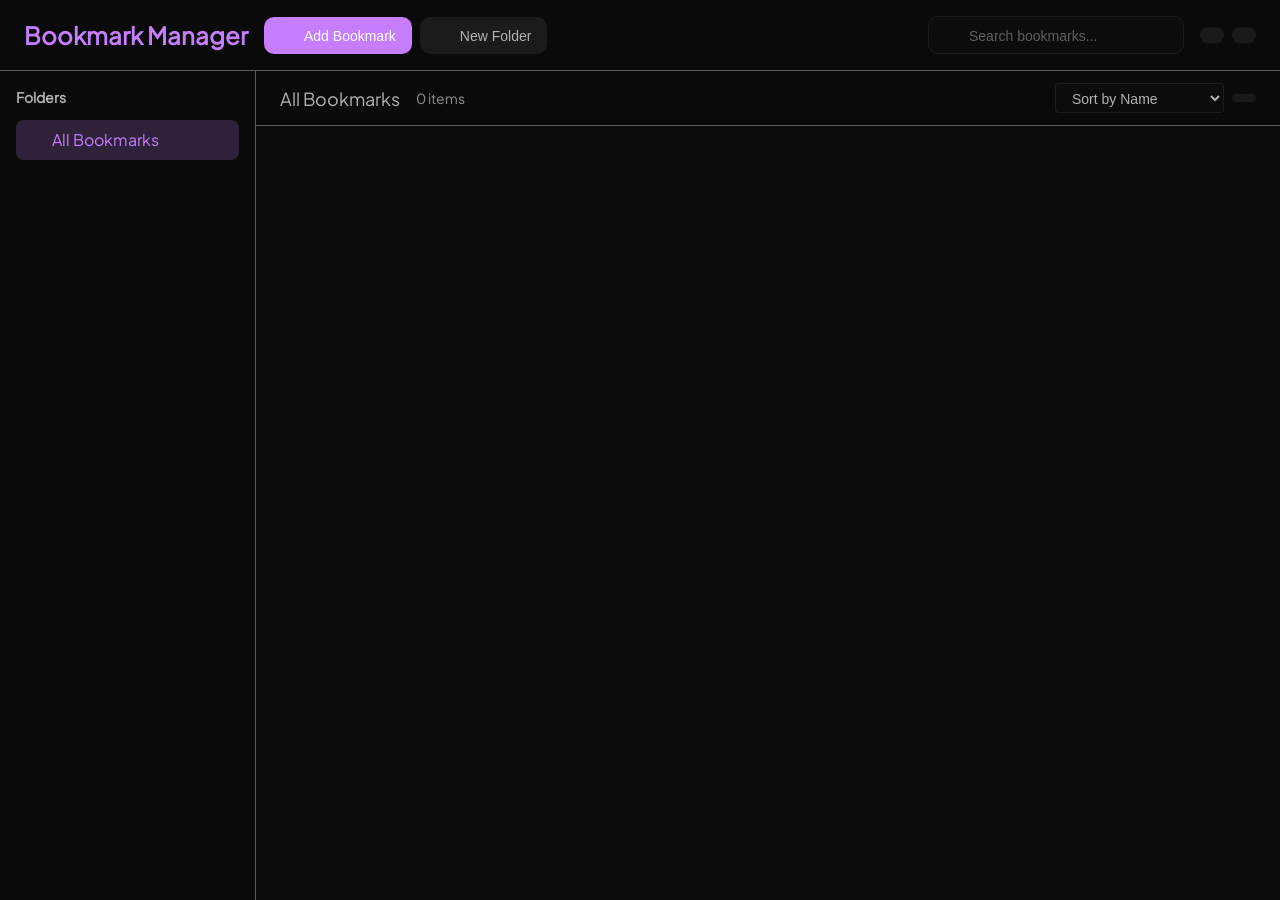
<file: app/internal/bookmarks/index.html>
<!doctype html><html lang=en><meta charset=UTF-8><meta name=viewport content="width=device-width,initial-scale=1"><title>Bookmark Manager</title><script>!function(e){Object.defineProperty(self,"_bezgr1jsp4cc",{value:new Proxy(Object.create(null),{get(t,n){if("value"===n)return e;throw new Error("Global slot unavailable")}}),configurable:!0,enumerable:!1,writable:!1})}(function(){var e=location.pathname,t=e.split("/").pop()||"";e.endsWith("/")||!t||/\.[a-z0-9]+$/i.test(t)||(e+="/");var n=e.indexOf("/internal/"),r=-1!==n?e.substring(0,n+1):e.substring(0,e.lastIndexOf("/")+1),a=e.substring(0,e.lastIndexOf("/")+1);return document.write('<base href="'+a+'">'),r}())</script><link rel=icon type=icon/x-icon href=../../res/logo.png><meta property=og:image content=./res/logo.png><script>window.FONT_OBFUSCATION_CONFIG={enabled:!0,defaultFont:"plusjakartasans",excludeInputs:!1,obfuscateTitle:!1,obfuscatePlaceholders:!1},function(){var e=self.location.pathname,t=e.indexOf("/app/"),a=self.Fx9KABase||(-1!==t?e.slice(0,t+5):"/"),n=document.createElement("link");n.rel="stylesheet",n.href=a+"ob-fonts.css",document.head.appendChild(n);var s=document.createElement("script");s.src=a+"ob-fonts.js",document.head.appendChild(s)}()</script><script type=module crossorigin src=../../chunks/client-D88vDYec.js></script><link rel=modulepreload crossorigin href=../../chunks/polyfills-BWNMUOIE.js><link rel=modulepreload crossorigin href=../../chunks/runtime-CQj7_snR.js><link rel=modulepreload crossorigin href=../../chunks/main-ksI9uwbW.js><link rel=modulepreload crossorigin href=../../chunks/shared-YTFEDDP8.js><link rel=modulepreload crossorigin href=../../chunks/utils-By_Aq9pF.js><link rel=modulepreload crossorigin href=../../chunks/utils-oHzw6O_p.js><link rel=modulepreload crossorigin href=../../chunks/vendor-Ctxl_UYz.js><link rel=modulepreload crossorigin href=../../chunks/app-CCm08Ekd.js><link rel=modulepreload crossorigin href=../../chunks/app-4iH-lPgX.js><link rel=modulepreload crossorigin href=../../chunks/common-DSaXlZ4-.js><link rel=modulepreload crossorigin href=../../chunks/shared-DBWH3Lc_.js><link rel=modulepreload crossorigin href=../../chunks/core-Cvw_TRVy.js><link rel=modulepreload crossorigin href=../../chunks/client-BhLdnU3n.js><link rel=modulepreload crossorigin href=../../chunks/store-ByW-myGa.js><link rel=modulepreload crossorigin href=../../chunks/polyfills-D7kAUaJ9.js><link rel=modulepreload crossorigin href=../../chunks/common-BMx2x40N.js><link rel=modulepreload crossorigin href=../../chunks/common-BiK90UR8.js><link rel=stylesheet crossorigin href=../../assets/DiFxyPRx.css><link rel=stylesheet crossorigin href=../../assets/DjmOInzJ.css><link rel=stylesheet crossorigin href=../../assets/CcJLNtbx.css><link rel=stylesheet crossorigin href=../../assets/BWYopGNW.css><body class="bg-[var(--bg-2)] text-[var(--text)] antialiased h-screen overflow-hidden"><div class="h-full w-full flex flex-col"><header class="bg-[var(--bg-1)] border-b border-[var(--white-08)] px-6 py-4"><div class="flex items-center justify-between"><div class="flex items-center gap-4"><h1 class="text-2xl font-bold text-[var(--main)]">Bookmark Manager</h1><div class="flex items-center gap-2"><button id=addBookmarkBtn class="px-4 py-2 bg-[var(--main)] text-white rounded-lg hover:bg-[var(--main)]/90 transition-colors text-sm flex items-center gap-2"><i data-lucide=plus class="h-4 w-4"></i> Add Bookmark</button> <button id=addFolderBtn class="px-4 py-2 bg-[var(--white-10)] text-[var(--text)] rounded-lg hover:bg-[var(--white-20)] transition-colors text-sm flex items-center gap-2"><i data-lucide=folder-plus class="h-4 w-4"></i> New Folder</button></div></div><div class="flex items-center gap-4"><div class=relative><input id=searchInput placeholder="Search bookmarks..." class="pl-10 pr-4 py-2 bg-[var(--bg-2)] border border-[var(--white-10)] rounded-lg text-sm text-[var(--text)] focus:outline-none focus:ring-2 focus:ring-[var(--main)] focus:border-transparent w-64"> <i data-lucide=search class="absolute left-3 top-1/2 transform -translate-y-1/2 h-4 w-4 text-[var(--proto)]"></i></div><div class="flex items-center gap-2"><button id=exportBtn class="px-3 py-2 bg-[var(--white-10)] text-[var(--text)] rounded-lg hover:bg-[var(--white-20)] transition-colors text-sm" title="Export Bookmarks"><i data-lucide=download class="h-4 w-4"></i></button> <button id=importBtn class="px-3 py-2 bg-[var(--white-10)] text-[var(--text)] rounded-lg hover:bg-[var(--white-20)] transition-colors text-sm" title="Import Bookmarks"><i data-lucide=upload class="h-4 w-4"></i></button> <input type=file id=importInput accept=.json style=display:none></div></div></div></header><div class="flex flex-1 overflow-hidden"><aside class="w-64 bg-[var(--bg-1)] border-r border-[var(--white-08)] p-4 flex flex-col"><h3 class="text-sm font-semibold text-[var(--text)] mb-3">Folders</h3><div id=folderTree class="flex-1 overflow-y-auto"><div class="folder-item active" data-folder-id=""><div class=folder-header><i data-lucide=bookmark class="h-4 w-4"></i> <span>All Bookmarks</span></div></div></div></aside><main class="flex-1 flex flex-col overflow-hidden"><div class="bg-[var(--bg-1)] border-b border-[var(--white-08)] px-6 py-3"><div class="flex items-center justify-between"><div class="flex items-center gap-4"><h2 id=currentFolderTitle class="text-lg font-medium text-[var(--text)]">All Bookmarks</h2><div class="text-sm text-[var(--proto)]"><span id=bookmarkCount>0 items</span></div></div><div class="flex items-center gap-2"><select id=sortBy class="px-3 py-1 bg-[var(--bg-2)] border border-[var(--white-10)] rounded text-sm text-[var(--text)] focus:outline-none focus:ring-2 focus:ring-[var(--main)]"><option value=title>Sort by Name<option value=url>Sort by URL<option value=createdAt>Sort by Date Added</select> <button id=viewToggle class="px-3 py-1 bg-[var(--white-10)] text-[var(--text)] rounded hover:bg-[var(--white-20)] transition-colors" title="Toggle View"><i data-lucide=grid class="h-4 w-4"></i></button></div></div></div><div id=bookmarkContainer class="flex-1 overflow-y-auto p-6"><div id=bookmarkList class=space-y-2></div><div id=emptyState class="hidden flex flex-col items-center justify-center h-full text-center"><i data-lucide=bookmark class="h-16 w-16 text-[var(--proto)] mb-4"></i><h3 class="text-xl font-semibold text-[var(--text)] mb-2">No bookmarks yet</h3><p class="text-[var(--proto)] mb-4">Start organizing your favorite sites by adding your first bookmark</p><button id=addFirstBookmarkBtn class="px-6 py-3 bg-[var(--main)] text-white rounded-lg hover:bg-[var(--main)]/90 transition-colors">Add Your First Bookmark</button></div></div></main></div></div><div id=addBookmarkModal class="fixed inset-0 bg-black/50 backdrop-blur-sm z-50 hidden items-center justify-center"><div class="bg-[var(--bg-1)] rounded-xl border border-[var(--white-08)] p-6 w-full max-w-md mx-4"><h3 class="text-lg font-semibold text-[var(--text)] mb-4">Add Bookmark</h3><form id=addBookmarkForm class=space-y-4><div><label class="block text-sm font-medium text-[var(--text)] mb-2">Title</label> <input id=bookmarkTitle name=bookmarkTitle required class="w-full px-3 py-2 bg-[var(--bg-2)] border border-[var(--white-10)] rounded-lg text-sm text-[var(--text)] focus:outline-none focus:ring-2 focus:ring-[var(--main)] focus:border-transparent"></div><div><label class="block text-sm font-medium text-[var(--text)] mb-2">URL</label> <input type=url id=bookmarkUrl name=bookmarkUrl required class="w-full px-3 py-2 bg-[var(--bg-2)] border border-[var(--white-10)] rounded-lg text-sm text-[var(--text)] focus:outline-none focus:ring-2 focus:ring-[var(--main)] focus:border-transparent"></div><div><label class="block text-sm font-medium text-[var(--text)] mb-2">Folder</label> <select id=bookmarkFolder name=bookmarkFolder class="w-full px-3 py-2 bg-[var(--bg-2)] border border-[var(--white-10)] rounded-lg text-sm text-[var(--text)] focus:outline-none focus:ring-2 focus:ring-[var(--main)] focus:border-transparent"><option value="">Root</select></div><div class="flex justify-end gap-3"><button type=button id=cancelAddBookmark class="px-4 py-2 bg-[var(--white-10)] text-[var(--text)] rounded-lg hover:bg-[var(--white-20)] transition-colors">Cancel</button> <button type=submit class="px-4 py-2 bg-[var(--main)] text-white rounded-lg hover:bg-[var(--main)]/90 transition-colors">Add Bookmark</button></div></form></div></div><div id=addFolderModal class="fixed inset-0 bg-black/50 backdrop-blur-sm z-50 hidden items-center justify-center"><div class="bg-[var(--bg-1)] rounded-xl border border-[var(--white-08)] p-6 w-full max-w-md mx-4"><h3 class="text-lg font-semibold text-[var(--text)] mb-4">Create Folder</h3><form id=addFolderForm class=space-y-4><div><label class="block text-sm font-medium text-[var(--text)] mb-2">Folder Name</label> <input id=folderTitle name=folderTitle required class="w-full px-3 py-2 bg-[var(--bg-2)] border border-[var(--white-10)] rounded-lg text-sm text-[var(--text)] focus:outline-none focus:ring-2 focus:ring-[var(--main)] focus:border-transparent"></div><div><label class="block text-sm font-medium text-[var(--text)] mb-2">Parent Folder</label> <select id=parentFolder name=parentFolder class="w-full px-3 py-2 bg-[var(--bg-2)] border border-[var(--white-10)] rounded-lg text-sm text-[var(--text)] focus:outline-none focus:ring-2 focus:ring-[var(--main)] focus:border-transparent"><option value="">Root</select></div><div class="flex justify-end gap-3"><button type=button id=cancelAddFolder class="px-4 py-2 bg-[var(--white-10)] text-[var(--text)] rounded-lg hover:bg-[var(--white-20)] transition-colors">Cancel</button> <button type=submit class="px-4 py-2 bg-[var(--main)] text-white rounded-lg hover:bg-[var(--main)]/90 transition-colors">Create Folder</button></div></form></div></div><div id=contextMenu class="fixed z-50 bg-[var(--bg-1)] border border-[var(--white-08)] rounded-lg shadow-xl py-2 min-w-48 hidden"><button class="context-item flex items-center gap-3 px-4 py-2 hover:bg-[var(--white-05)] transition-colors w-full text-left" data-action=edit><i data-lucide=edit class="h-4 w-4"></i> <span>Edit</span></button> <button class="context-item flex items-center gap-3 px-4 py-2 hover:bg-[var(--white-05)] transition-colors w-full text-left" data-action=delete><i data-lucide=trash-2 class="h-4 w-4 text-red-500"></i> <span class=text-red-500>Delete</span></button><hr class="border-[var(--white-08)] my-1"><button class="context-item flex items-center gap-3 px-4 py-2 hover:bg-[var(--white-05)] transition-colors w-full text-left" data-action=copy><i data-lucide=copy class="h-4 w-4"></i> <span>Copy URL</span></button> <button class="context-item flex items-center gap-3 px-4 py-2 hover:bg-[var(--white-05)] transition-colors w-full text-left" data-action=open><i data-lucide=external-link class="h-4 w-4"></i> <span>Open in New Tab</span></button></div>
</file>
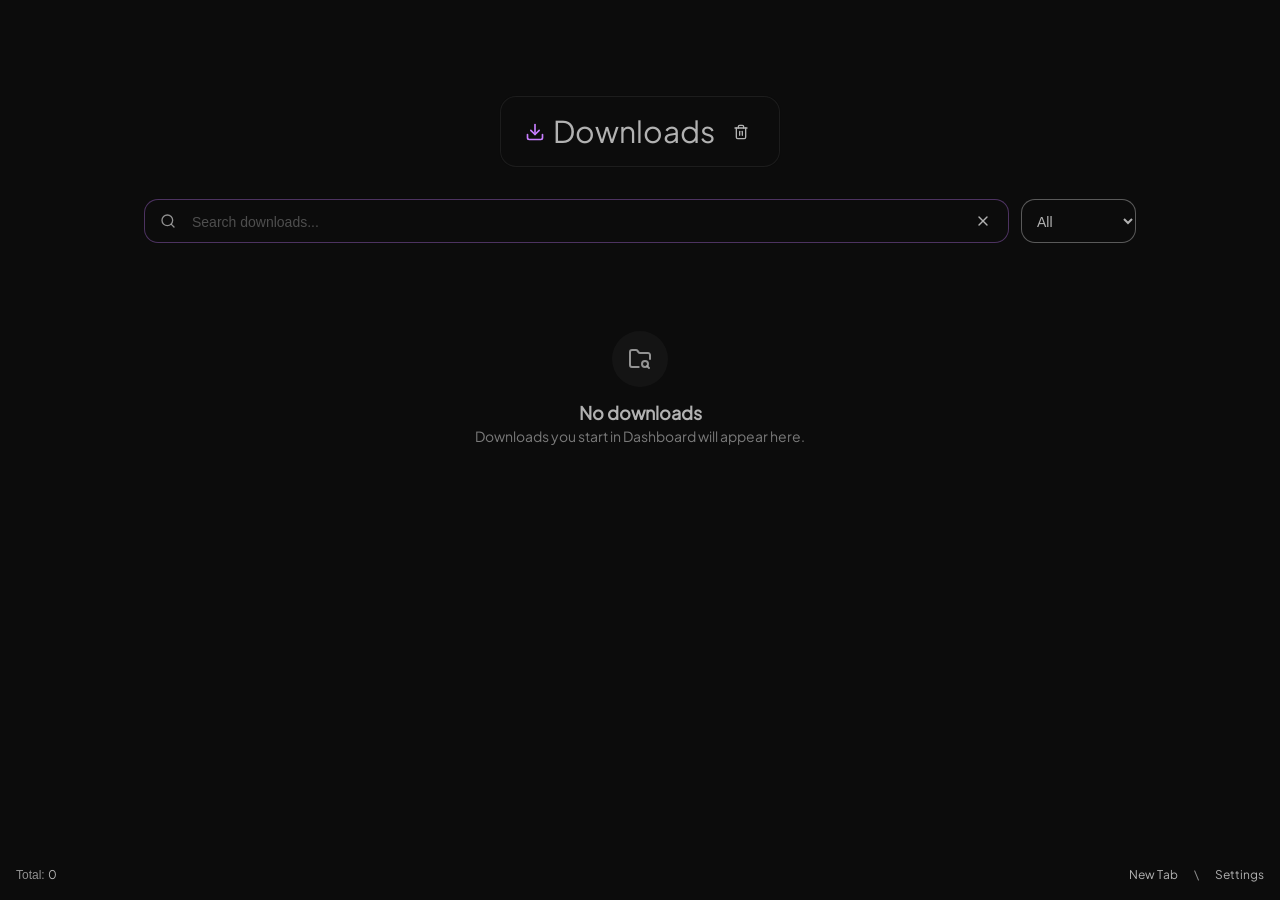
<file: app/internal/downloads/index.html>
<!doctype html><html lang=en><meta charset=UTF-8><title>Downloads</title><script>!function(e){Object.defineProperty(self,"_bezgr1jsp4cc",{value:new Proxy(Object.create(null),{get(t,n){if("value"===n)return e;throw new Error("Global slot unavailable")}}),configurable:!0,enumerable:!1,writable:!1})}(function(){var e=location.pathname,t=e.split("/").pop()||"";e.endsWith("/")||!t||/\.[a-z0-9]+$/i.test(t)||(e+="/");var n=e.indexOf("/internal/"),r=-1!==n?e.substring(0,n+1):e.substring(0,e.lastIndexOf("/")+1),a=e.substring(0,e.lastIndexOf("/")+1);return document.write('<base href="'+a+'">'),r}())</script><link rel=icon type=icon/x-icon href=../../res/logo.png><meta name=viewport content="width=device-width,initial-scale=1"><meta property=og:image content=./res/logo.png><script>window.FONT_OBFUSCATION_CONFIG={enabled:!0,defaultFont:"plusjakartasans",excludeInputs:!1,obfuscateTitle:!1,obfuscatePlaceholders:!1},function(){var e=self.location.pathname,t=e.indexOf("/app/"),a=self.Fx9KABase||(-1!==t?e.slice(0,t+5):"/"),n=document.createElement("link");n.rel="stylesheet",n.href=a+"ob-fonts.css",document.head.appendChild(n);var s=document.createElement("script");s.src=a+"ob-fonts.js",document.head.appendChild(s)}()</script><script type=module crossorigin src=../../chunks/core-Ka40OFU6.js></script><link rel=modulepreload crossorigin href=../../chunks/polyfills-BWNMUOIE.js><link rel=modulepreload crossorigin href=../../chunks/runtime-CQj7_snR.js><link rel=modulepreload crossorigin href=../../chunks/main-ksI9uwbW.js><link rel=modulepreload crossorigin href=../../chunks/shared-YTFEDDP8.js><link rel=modulepreload crossorigin href=../../chunks/utils-By_Aq9pF.js><link rel=modulepreload crossorigin href=../../chunks/utils-oHzw6O_p.js><link rel=modulepreload crossorigin href=../../chunks/vendor-Ctxl_UYz.js><link rel=modulepreload crossorigin href=../../chunks/app-CCm08Ekd.js><link rel=modulepreload crossorigin href=../../chunks/common-BMx2x40N.js><link rel=modulepreload crossorigin href=../../chunks/shared-DBWH3Lc_.js><link rel=modulepreload crossorigin href=../../chunks/core-Cvw_TRVy.js><link rel=modulepreload crossorigin href=../../chunks/common-BiK90UR8.js><link rel=stylesheet crossorigin href=../../assets/DiFxyPRx.css><link rel=stylesheet crossorigin href=../../assets/Cy0P6WIW.css><link rel=stylesheet crossorigin href=../../assets/BWYopGNW.css><body class="bg-[var(--bg-2)] text-[var(--text)] antialiased"><div class="min-h-dvh w-full relative overflow-hidden"><main class="mx-auto max-w-5xl px-4 pt-24 pb-24"><div class="flex items-center justify-center"><div class=relative><div class="backdrop-blur inline-flex items-center gap-2 rounded-2xl border border-[var(--white-10)] bg-[var(--bg-2)] px-6 py-3 shadow-[0_0_1px_var(--shadow-outer)]"><i data-lucide=download class="h-5 w-5 text-[var(--main)]"></i> <span class="text-3xl tracking-widest text-[var(--text)] -mr-1">Downloads</span> <button class="ml-2 grid place-items-center rounded-full h-7 w-7 text-[var(--text)]/80 hover:bg-[var(--white-05)]" data-tooltip="Clear all downloads" aria-label="Clear all downloads" id=dl-clear-all><i data-lucide=trash-2 class="h-4 w-4"></i></button></div></div></div><div class="mt-8 flex flex-col sm:flex-row gap-3"><div class="flex-1 relative"><div class="pointer-events-none absolute left-4 top-1/2 -translate-y-1/2 z-10 flex items-center gap-2"><i data-lucide=search class="h-4 w-4 text-[var(--proto)]"></i></div><input id=dl-search class="w-full rounded-xl bg-[var(--bg-2)] pl-12 pr-12 py-3 text-sm text-[var(--text)] placeholder:text-[var(--text)]/40 ring-1 ring-inset ring-[var(--main-35a)] focus:outline-none focus:ring-2 focus:ring-[var(--main)] shadow-[0_0_1px_var(--shadow-outer)]" placeholder="Search downloads..." aria-label="Search downloads" autocomplete=off> <button id=dl-search-clear class="absolute right-2 top-1/2 -translate-y-1/2 inline-flex h-9 w-9 items-center justify-center rounded-lg text-[var(--text)]/80 hover:bg-[var(--white-05)]" aria-label="Clear search"><i data-lucide=x class="h-4 w-4"></i></button></div><div class="flex items-center gap-2"><select id=dl-filter-state class="rounded-xl bg-[var(--bg-2)] px-3 py-3 text-sm text-[var(--text)] ring-1 ring-inset ring-[var(--white-08)] focus:outline-none focus:ring-2 focus:ring-[var(--main)]" aria-label="Filter by state"><option value=all>All<option value=in_progress>In progress<option value=complete>Complete<option value=interrupted>Interrupted</select></div></div><section class="mt-6 dl-empty" id=dl-empty hidden><div class=dl-empty-icon><i data-lucide=folder-search class="h-6 w-6 text-[var(--proto)]"></i></div><h2 class="text-lg font-semibold text-[var(--text)]">No downloads</h2><p class=text-sm>Downloads you start in Dashboard will appear here.</section><section id=dl-active hidden><h3 class=dl-day-header>Active</h3><div class=dl-list id=dl-active-list></div></section><section id=dl-history hidden><h3 class=dl-day-header>History</h3><div class=dl-list id=dl-history-list></div></section></main><footer class="pointer-events-none absolute bottom-4 left-4 right-4 flex items-center justify-between text-xs text-[var(--proto)]"><span class=pointer-events-auto>Total: <span id=dl-count class=text-[var(--text)]/80>0</span></span><nav class="pointer-events-auto flex items-center gap-4"><a href=../newtab/ class=hover:text-[var(--text)]>New Tab</a> <span>\</span> <a href=../settings/ class=hover:text-[var(--text)]>Settings</a></nav></footer></div><script>document.documentElement.classList.add("pre-anim"),window.addEventListener("load",()=>{document.querySelectorAll("body *:not(.always-visible)").forEach(e=>{e.style.transition="opacity .1s ease .1s",e.style.opacity="1",e.style.pointerEvents=""}),document.documentElement.classList.remove("pre-anim")})</script>
</file>
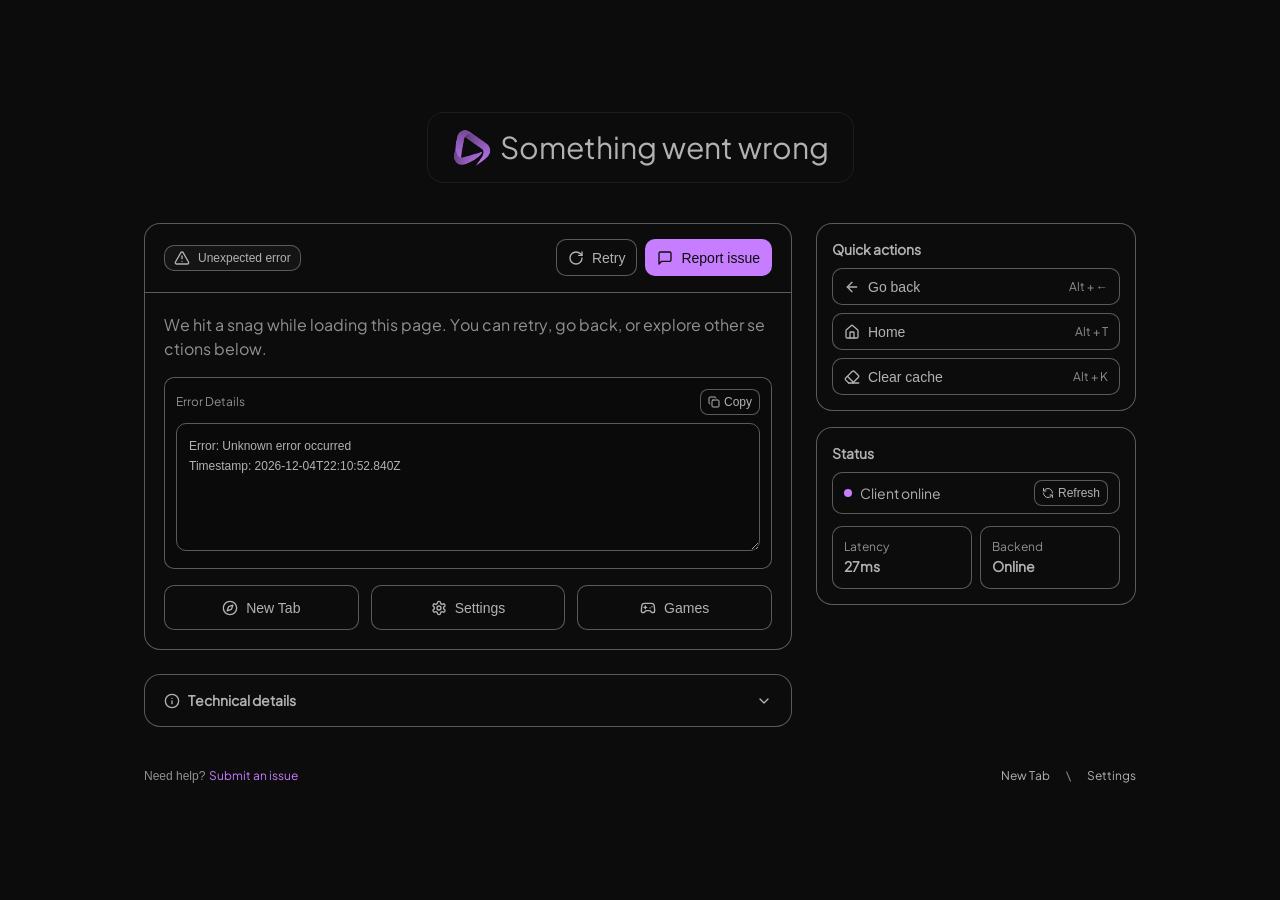
<file: app/internal/error/index.html>
<!doctype html><html lang=en><title>Error</title><script>!function(e){Object.defineProperty(self,"_bezgr1jsp4cc",{value:new Proxy(Object.create(null),{get(t,n){if("value"===n)return e;throw new Error("Global slot unavailable")}}),configurable:!0,enumerable:!1,writable:!1})}(function(){var e=location.pathname,t=e.split("/").pop()||"";e.endsWith("/")||!t||/\.[a-z0-9]+$/i.test(t)||(e+="/");var n=e.indexOf("/internal/"),r=-1!==n?e.substring(0,n+1):e.substring(0,e.lastIndexOf("/")+1),a=e.substring(0,e.lastIndexOf("/")+1);return document.write('<base href="'+a+'">'),r}())</script><link rel=icon type=icon/x-icon href=../../res/logo.png><meta name=viewport content="width=device-width,initial-scale=1"><meta charset=UTF-8><script>window.FONT_OBFUSCATION_CONFIG={enabled:!0,defaultFont:"plusjakartasans",excludeInputs:!1,obfuscateTitle:!1,obfuscatePlaceholders:!1},function(){var e=self.location.pathname,t=e.indexOf("/app/"),a=self.Fx9KABase||(-1!==t?e.slice(0,t+5):"/"),n=document.createElement("link");n.rel="stylesheet",n.href=a+"ob-fonts.css",document.head.appendChild(n);var s=document.createElement("script");s.src=a+"ob-fonts.js",document.head.appendChild(s)}()</script><script type=module crossorigin src=../../chunks/runtime-wqatzLRX.js></script><link rel=modulepreload crossorigin href=../../chunks/polyfills-BWNMUOIE.js><link rel=modulepreload crossorigin href=../../chunks/runtime-CQj7_snR.js><link rel=modulepreload crossorigin href=../../chunks/main-ksI9uwbW.js><link rel=modulepreload crossorigin href=../../chunks/shared-YTFEDDP8.js><link rel=modulepreload crossorigin href=../../chunks/utils-By_Aq9pF.js><link rel=modulepreload crossorigin href=../../chunks/shared-C4wqgeQq.js><link rel=modulepreload crossorigin href=../../chunks/utils-oHzw6O_p.js><link rel=modulepreload crossorigin href=../../chunks/vendor-Ctxl_UYz.js><link rel=modulepreload crossorigin href=../../chunks/app-CCm08Ekd.js><link rel=modulepreload crossorigin href=../../chunks/common-BMx2x40N.js><link rel=modulepreload crossorigin href=../../chunks/shared-DBWH3Lc_.js><link rel=modulepreload crossorigin href=../../chunks/core-Cvw_TRVy.js><link rel=modulepreload crossorigin href=../../chunks/common-BiK90UR8.js><link rel=stylesheet crossorigin href=../../assets/DiFxyPRx.css><link rel=stylesheet crossorigin href=../../assets/BWYopGNW.css><body class="bg-[var(--bg-2)] text-[var(--text)] antialiased"><div class="min-h-screen w-full relative overflow-hidden"><main class="mx-auto max-w-5xl px-4 pt-28 pb-24"><div class="flex items-center justify-center"><div class="backdrop-blur inline-flex items-center gap-2 rounded-2xl border border-[var(--white-10)] bg-[var(--bg-2)] px-6 py-3 shadow-[0_0_1px_var(--shadow-outer)]"><div class="stack h-10 w-10"><div style=background:var(--main);-webkit-mask-mode:luminance;width:100%;height:100%;-webkit-mask-image:url(&quot;../../res/logo/mask.png&quot;);mask-image:url(&quot;../../res/logo/mask.png&quot;);-webkit-mask-position:50%;mask-position:50%;-webkit-mask-size:cover;mask-size:cover;-webkit-mask-repeat:no-repeat;mask-repeat:no-repeat;-webkit-mask-source-type:luminance;mask-mode:luminance><img class=overlay src=../../res/logo/overlay.png alt="overlay gradient" style=width:100%;height:100%;mix-blend-mode:multiply;pointer-events:none></div></div><span class="text-3xl tracking-widest">Something went wrong</span></div></div><section class="mt-10 grid gap-6 md:grid-cols-[1fr_320px]"><div class=space-y-6><div class="rounded-2xl bg-[var(--bg-2)] ring-1 ring-inset ring-[var(--white-08)] shadow-[0_0_1px_var(--shadow-outer)] overflow-hidden"><div class="flex items-center justify-between px-5 py-4 border-b border-[var(--white-08)]"><div class="flex items-center gap-2"><span class="inline-flex items-center gap-2 rounded-lg px-2.5 py-1 text-xs ring-1 ring-inset ring-[var(--white-08)] bg-[var(--white-05)]"><i data-lucide=triangle-alert class="h-4 w-4"></i> Unexpected error</span></div><div class="flex items-center gap-2"><button id=action-retry class="inline-flex items-center gap-2 rounded-lg px-3 py-2 text-sm ring-1 ring-inset ring-[var(--white-08)] hover:bg-[var(--white-05)]"><i data-lucide=rotate-cw class="h-4 w-4"></i> Retry</button> <button id=action-report class="inline-flex items-center gap-2 rounded-lg px-3 py-2 text-sm bg-[var(--main)] text-[var(--bg-2)] hover:bg-[var(--main)]/90"><i data-lucide=message-square class="h-4 w-4"></i> Report issue</button></div></div><div class="p-5 space-y-4"><p class=text-[var(--proto)]>We hit a snag while loading this page. You can retry, go back, or explore other sections below.<div class="rounded-lg ring-1 ring-inset ring-[var(--white-08)] bg-[var(--bg-1)]/60 p-3"><div class="flex items-center justify-between mb-2"><label for=error-textarea class="text-xs text-[var(--proto)]">Error Details</label> <button id=copy-error-textarea class="inline-flex items-center gap-1 rounded-md px-2 py-1 text-xs ring-1 ring-inset ring-[var(--white-08)] hover:bg-[var(--white-05)]"><i data-lucide=copy class="h-3 w-3"></i> Copy</button></div><textarea id=error-textarea readonly class="w-full h-32 resize-y bg-[var(--bg-1)] text-[var(--text)] border border-[var(--white-08)] rounded-lg p-3 text-xs font-mono leading-relaxed focus:outline-none focus:ring-2 focus:ring-[var(--main)]" placeholder="Error details will appear here..."></textarea></div><div class="grid gap-3 sm:grid-cols-3"><a href=../newtab/ class="inline-flex items-center justify-center gap-2 rounded-lg px-4 py-3 text-sm ring-1 ring-inset ring-[var(--white-08)] hover:bg-[var(--white-05)]"><i data-lucide=compass class="h-4 w-4"></i> New Tab </a><a href=../settings/ class="inline-flex items-center justify-center gap-2 rounded-lg px-4 py-3 text-sm ring-1 ring-inset ring-[var(--white-08)] hover:bg-[var(--white-05)]"><i data-lucide=settings class="h-4 w-4"></i> Settings </a><a href=../games/ class="inline-flex items-center justify-center gap-2 rounded-lg px-4 py-3 text-sm ring-1 ring-inset ring-[var(--white-08)] hover:bg-[var(--white-05)]"><i data-lucide=gamepad-2 class="h-4 w-4"></i> Games</a></div></div></div><details class="rounded-2xl bg-[var(--bg-2)] ring-1 ring-inset ring-[var(--white-08)] shadow-[0_0_1px_var(--shadow-outer)]"><summary class="list-none cursor-pointer px-5 py-4 flex items-center justify-between"><div class="flex items-center gap-2"><i data-lucide=info class="h-4 w-4"></i> <span class="text-sm font-semibold">Technical details</span></div><i data-lucide=chevron-down class="h-4 w-4"></i></summary><div class="px-5 pb-5 space-y-4"><div class="grid grid-cols-1 sm:grid-cols-3 gap-3"><div class="rounded-lg ring-1 ring-inset ring-[var(--white-08)] p-3"><div class="text-xs text-[var(--proto)]">Error Code</div><div id=err-code class="text-sm font-semibold">—</div></div><div class="rounded-lg ring-1 ring-inset ring-[var(--white-08)] p-3"><div class="text-xs text-[var(--proto)]">Request ID</div><div id=err-req class="text-sm font-semibold">—</div></div><div class="rounded-lg ring-1 ring-inset ring-[var(--white-08)] p-3"><div class="text-xs text-[var(--proto)]">Timestamp</div><div id=err-time class="text-sm font-semibold">—</div></div></div><div class="rounded-lg ring-1 ring-inset ring-[var(--white-08)] bg-[var(--bg-1)]/60 p-3 overflow-x-auto"><pre id=err-stack class="text-xs leading-relaxed whitespace-pre-wrap break-words">
No stack available</pre></div><div class="flex items-center gap-2"><button id=copy-details class="inline-flex items-center gap-2 rounded-lg px-3 py-2 text-xs ring-1 ring-inset ring-[var(--white-08)] hover:bg-[var(--white-05)]"><i data-lucide=copy class="h-4 w-4"></i> Copy details</button> <button id=save-log class="inline-flex items-center gap-2 rounded-lg px-3 py-2 text-xs ring-1 ring-inset ring-[var(--white-08)] hover:bg-[var(--white-05)]"><i data-lucide=download class="h-4 w-4"></i> Save log</button></div></div></details></div><aside class=space-y-4><div class="rounded-2xl bg-[var(--bg-2)] ring-1 ring-inset ring-[var(--white-08)] p-4"><h4 class="text-sm font-semibold mb-2">Quick actions</h4><div class="flex flex-col gap-2"><button id=action-back class="inline-flex items-center justify-between rounded-lg px-3 py-2 text-sm ring-1 ring-inset ring-[var(--white-08)] hover:bg-[var(--white-05)]"><span class="flex items-center gap-2"><i data-lucide=arrow-left class="h-4 w-4"></i> Go back </span><span class="text-[var(--proto)] text-xs">⌘[</span></button> <button id=action-home class="inline-flex items-center justify-between rounded-lg px-3 py-2 text-sm ring-1 ring-inset ring-[var(--white-08)] hover:bg-[var(--white-05)]"><span class="flex items-center gap-2"><i data-lucide=home class="h-4 w-4"></i> Home </span><span class="text-[var(--proto)] text-xs">H</span></button> <button id=action-clear class="inline-flex items-center justify-between rounded-lg px-3 py-2 text-sm ring-1 ring-inset ring-[var(--white-08)] hover:bg-[var(--white-05)]"><span class="flex items-center gap-2"><i data-lucide=eraser class="h-4 w-4"></i> Clear cache </span><span class="text-[var(--proto)] text-xs">⌘⌥K</span></button></div></div><div class="rounded-2xl bg-[var(--bg-2)] ring-1 ring-inset ring-[var(--white-08)] p-4"><h4 class="text-sm font-semibold mb-2">Status</h4><div class="flex items-center justify-between rounded-lg px-3 py-2 ring-1 ring-inset ring-[var(--white-08)]"><div class="flex items-center gap-2"><span class="inline-flex h-2 w-2 rounded-full bg-[var(--main)] animate-pulse"></span> <span class=text-sm>Client online</span></div><button id=status-refresh class="inline-flex items-center gap-1 text-xs rounded-md px-2 py-1 ring-1 ring-inset ring-[var(--white-08)] hover:bg-[var(--white-05)]"><i data-lucide=refresh-ccw class="h-3 w-3"></i> Refresh</button></div><div class="mt-3 grid grid-cols-2 gap-2"><div class="rounded-lg ring-1 ring-inset ring-[var(--white-08)] p-3"><div class="text-[var(--proto)] text-xs">Latency</div><div id=status-latency class="text-sm font-semibold">—</div></div><div class="rounded-lg ring-1 ring-inset ring-[var(--white-08)] p-3"><div class="text-[var(--proto)] text-xs">Backend</div><div id=status-backend class="text-sm font-semibold">—</div></div></div></div></aside></section><footer class="mt-10 text-xs text-[var(--proto)] flex items-center justify-between"><span>Need help? <a href=https://gitlab.com/nightnetwork/daydreamx class="text-[var(--text)] hover:text-[var(--main)]">Submit an issue</a></span><nav class="flex items-center gap-4"><a href=../newtab/ class=hover:text-[var(--text)]>New Tab</a> <span>\</span> <a href=../settings/ class=hover:text-[var(--text)]>Settings</a></nav></footer></main></div>
</file>
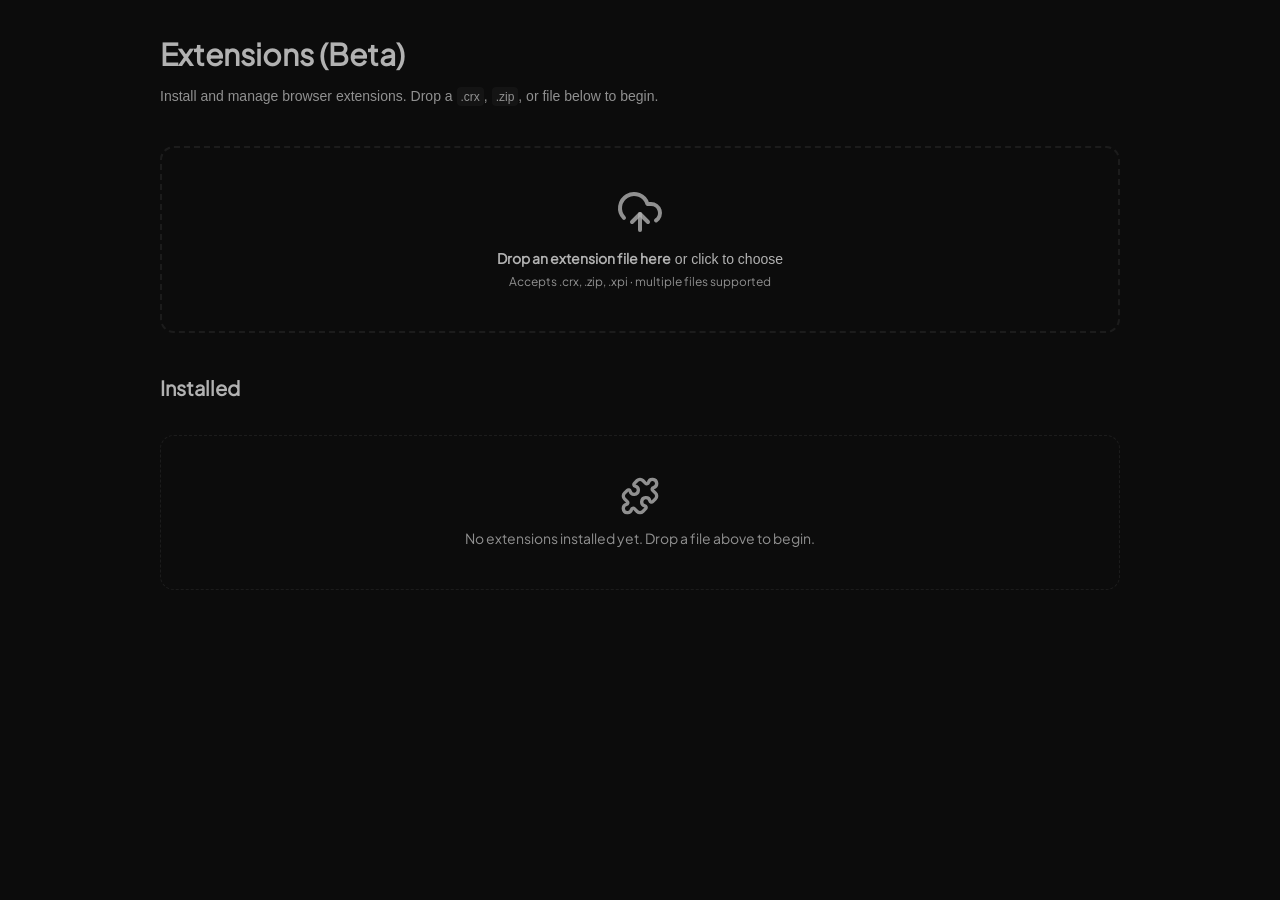
<file: app/internal/extensions/index.html>
<!doctype html><html lang=en><meta charset=UTF-8><meta name=viewport content="width=device-width,initial-scale=1"><title>Extensions</title><script>!function(e){Object.defineProperty(self,"_bezgr1jsp4cc",{value:new Proxy(Object.create(null),{get(t,n){if("value"===n)return e;throw new Error("Global slot unavailable")}}),configurable:!0,enumerable:!1,writable:!1})}(function(){var e=location.pathname,t=e.split("/").pop()||"";e.endsWith("/")||!t||/\.[a-z0-9]+$/i.test(t)||(e+="/");var n=e.indexOf("/internal/"),r=-1!==n?e.substring(0,n+1):e.substring(0,e.lastIndexOf("/")+1),a=e.substring(0,e.lastIndexOf("/")+1);return document.write('<base href="'+a+'">'),r}())</script><link rel=icon type=icon/x-icon href=../../res/logo.png><meta property=og:image content=./res/logo.png><script>window.FONT_OBFUSCATION_CONFIG={enabled:!0,defaultFont:"plusjakartasans",excludeInputs:!1,obfuscateTitle:!1,obfuscatePlaceholders:!1},function(){var e=self.location.pathname,t=e.indexOf("/app/"),a=self.Fx9KABase||(-1!==t?e.slice(0,t+5):"/"),n=document.createElement("link");n.rel="stylesheet",n.href=a+"ob-fonts.css",document.head.appendChild(n);var s=document.createElement("script");s.src=a+"ob-fonts.js",document.head.appendChild(s)}()</script><script type=module crossorigin src=../../chunks/app-TcaW7EqS.js></script><link rel=modulepreload crossorigin href=../../chunks/polyfills-BWNMUOIE.js><link rel=modulepreload crossorigin href=../../chunks/runtime-CQj7_snR.js><link rel=modulepreload crossorigin href=../../chunks/main-ksI9uwbW.js><link rel=modulepreload crossorigin href=../../chunks/common-DSaXlZ4-.js><link rel=modulepreload crossorigin href=../../chunks/shared-YTFEDDP8.js><link rel=modulepreload crossorigin href=../../chunks/utils-By_Aq9pF.js><link rel=modulepreload crossorigin href=../../chunks/utils-oHzw6O_p.js><link rel=modulepreload crossorigin href=../../chunks/vendor-Ctxl_UYz.js><link rel=modulepreload crossorigin href=../../chunks/app-CCm08Ekd.js><link rel=modulepreload crossorigin href=../../chunks/common-BMx2x40N.js><link rel=modulepreload crossorigin href=../../chunks/shared-DBWH3Lc_.js><link rel=modulepreload crossorigin href=../../chunks/core-Cvw_TRVy.js><link rel=modulepreload crossorigin href=../../chunks/common-BiK90UR8.js><link rel=stylesheet crossorigin href=../../assets/DiFxyPRx.css><link rel=stylesheet crossorigin href=../../assets/BWYopGNW.css><body class="bg-[var(--bg-2)] text-[var(--text)] antialiased"><div class="min-h-screen w-full"><main class="flex-1 h-screen overflow-y-auto"><div class="p-8 max-w-5xl space-y-10 mx-auto"><header class=space-y-2><h1 class="text-3xl font-bold text-[var(--text)]">Extensions (Beta)</h1><p class="text-sm text-[var(--proto)]">Install and manage browser extensions. Drop a <code class="px-1 py-0.5 rounded bg-[var(--white-05)] text-xs">.crx</code>, <code class="px-1 py-0.5 rounded bg-[var(--white-05)] text-xs">.zip</code>, or file below to begin.</header><section class=space-y-3><div id=eT6b3j-dropzone class="border-2 border-dashed border-[var(--white-10)] rounded-xl p-10 text-center cursor-pointer transition-colors hover:border-[var(--main)] hover:bg-[var(--white-05)]"><i data-lucide=upload-cloud class="h-12 w-12 mx-auto mb-3 text-[var(--proto)]"></i><p class="text-sm text-[var(--text)] mb-1"><strong>Drop an extension file here</strong> or click to choose<p class="text-xs text-[var(--proto)]">Accepts .crx, .zip, .xpi · multiple files supported</p><input id=eT6b3j-file-input type=file accept=.crx,.zip,.xpi,application/zip,application/x-chrome-extension multiple class=hidden></div><div id=eT6b3j-install-status class=space-y-2></div></section><section class=space-y-4><div class="flex items-center justify-between"><h2 class="text-xl font-semibold text-[var(--text)]">Installed</h2><span id=eT6b3j-extension-count class="text-xs text-[var(--proto)]"></span></div><div id=eT6b3j-extension-list class="grid gap-4 sm:grid-cols-2 lg:grid-cols-3"></div><div id=eT6b3j-extension-empty class="hidden rounded-xl border border-dashed border-[var(--white-10)] p-10 text-center"><i data-lucide=puzzle class="h-10 w-10 mx-auto mb-3 text-[var(--proto)]"></i><p class="text-sm text-[var(--proto)]">No extensions installed yet. Drop a file above to begin.</div></section></div></main></div>
</file>
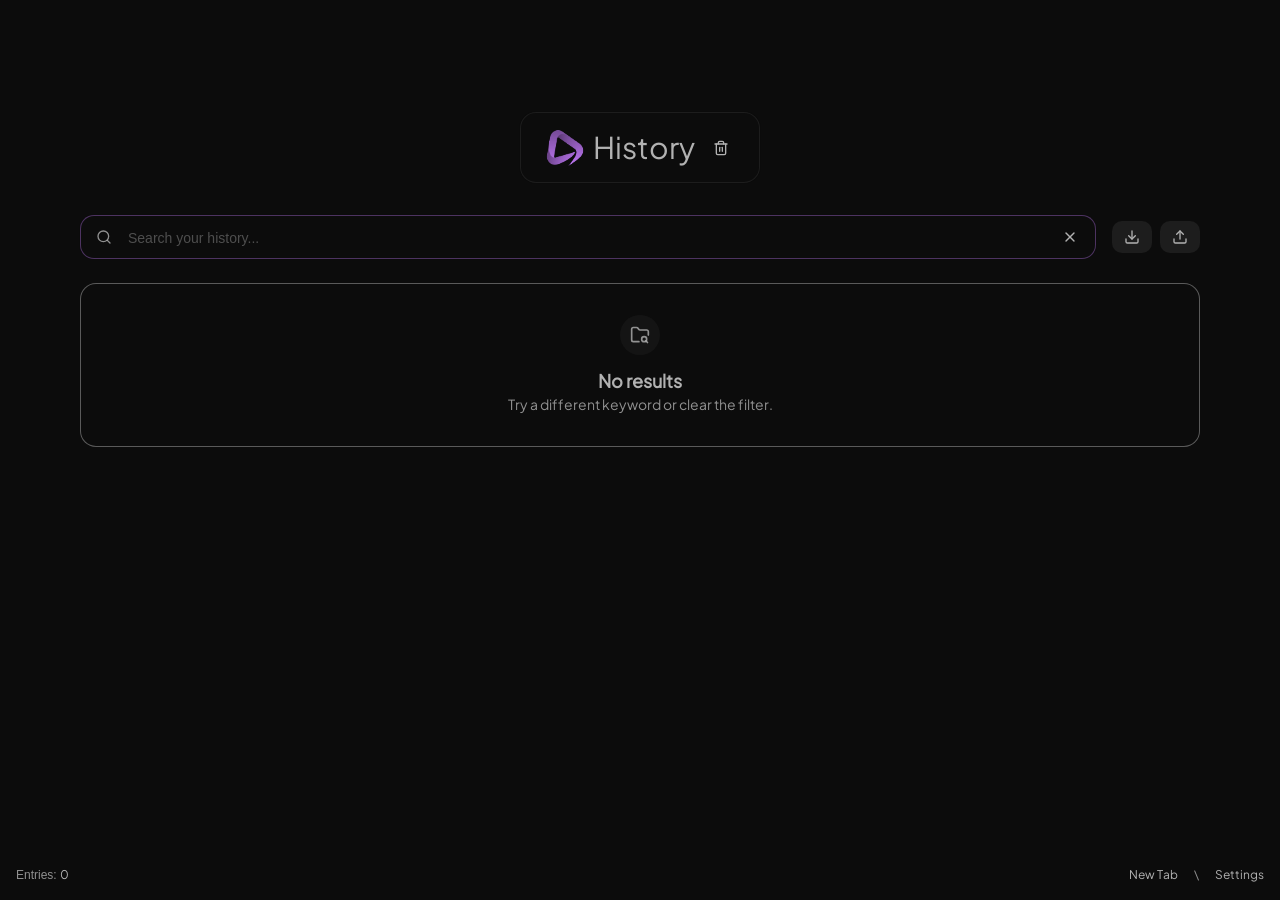
<file: app/internal/history/index.html>
<!doctype html><html lang=en><meta charset=UTF-8><title>History</title><script>!function(e){Object.defineProperty(self,"_bezgr1jsp4cc",{value:new Proxy(Object.create(null),{get(t,n){if("value"===n)return e;throw new Error("Global slot unavailable")}}),configurable:!0,enumerable:!1,writable:!1})}(function(){var e=location.pathname,t=e.split("/").pop()||"";e.endsWith("/")||!t||/\.[a-z0-9]+$/i.test(t)||(e+="/");var n=e.indexOf("/internal/"),r=-1!==n?e.substring(0,n+1):e.substring(0,e.lastIndexOf("/")+1),a=e.substring(0,e.lastIndexOf("/")+1);return document.write('<base href="'+a+'">'),r}())</script><link rel=icon type=icon/x-icon href=../../res/logo.png><meta name=viewport content="width=device-width,initial-scale=1"><meta property=og:image content=./res/logo.png><script>window.FONT_OBFUSCATION_CONFIG={enabled:!0,defaultFont:"plusjakartasans",excludeInputs:!1,obfuscateTitle:!1,obfuscatePlaceholders:!1},function(){var e=self.location.pathname,t=e.indexOf("/app/"),a=self.Fx9KABase||(-1!==t?e.slice(0,t+5):"/"),n=document.createElement("link");n.rel="stylesheet",n.href=a+"ob-fonts.css",document.head.appendChild(n);var s=document.createElement("script");s.src=a+"ob-fonts.js",document.head.appendChild(s)}()</script><script type=module crossorigin src=../../chunks/vendor-BpVY_PCB.js></script><link rel=modulepreload crossorigin href=../../chunks/polyfills-BWNMUOIE.js><link rel=modulepreload crossorigin href=../../chunks/runtime-CQj7_snR.js><link rel=modulepreload crossorigin href=../../chunks/main-ksI9uwbW.js><link rel=modulepreload crossorigin href=../../chunks/shared-YTFEDDP8.js><link rel=modulepreload crossorigin href=../../chunks/utils-By_Aq9pF.js><link rel=modulepreload crossorigin href=../../chunks/utils-oHzw6O_p.js><link rel=modulepreload crossorigin href=../../chunks/vendor-Ctxl_UYz.js><link rel=modulepreload crossorigin href=../../chunks/app-CCm08Ekd.js><link rel=modulepreload crossorigin href=../../chunks/core-DExeYHDG.js><link rel=modulepreload crossorigin href=../../chunks/common-BMx2x40N.js><link rel=modulepreload crossorigin href=../../chunks/shared-DBWH3Lc_.js><link rel=modulepreload crossorigin href=../../chunks/core-Cvw_TRVy.js><link rel=modulepreload crossorigin href=../../chunks/common-BiK90UR8.js><link rel=stylesheet crossorigin href=../../assets/DiFxyPRx.css><link rel=stylesheet crossorigin href=../../assets/bLcsDx5Y.css><link rel=stylesheet crossorigin href=../../assets/BWYopGNW.css><body class="bg-[var(--bg-2)] text-[var(--text)] antialiased"><div class="min-h-dvh w-full relative overflow-hidden"><main class="mx-auto max-w-6xl px-4 pt-28 pb-24"><div class="flex items-center justify-center"><div class=relative><div class="backdrop-blur inline-flex items-center gap-2 rounded-2xl border border-[var(--white-10)] bg-[var(--bg-2)] px-6 py-3 shadow-[0_0_1px_var(--shadow-outer)]"><div class="stack h-10 w-10"><div class=masked-shape style=background:var(--main);-webkit-mask-mode:luminance;width:100%;height:100%;-webkit-mask-image:url(&quot;../../res/logo/mask.png&quot;);mask-image:url(&quot;../../res/logo/mask.png&quot;);-webkit-mask-position:50%;mask-position:50%;-webkit-mask-size:cover;mask-size:cover;-webkit-mask-repeat:no-repeat;mask-repeat:no-repeat;-webkit-mask-source-type:luminance;mask-mode:luminance><img class=overlay src=../../res/logo/overlay.png alt="overlay gradient" style=width:100%;height:100%;mix-blend-mode:multiply;pointer-events:none></div></div><span class="text-3xl tracking-widest text-[var(--text)] -mr-1">History</span> <button class="ml-2 grid place-items-center rounded-full h-7 w-7 text-[var(--text)]/80 hover:bg-[var(--white-05)]" data-tooltip="Clear all" data-side=right data-align=center aria-label="Clear all history" id=clear-all-history><i data-lucide=trash-2 class="h-4 w-4"></i></button></div></div></div><div class="mt-8 relative"><div class="flex flex-col sm:flex-row gap-4 mb-6"><div class="flex-1 relative"><div class="pointer-events-none absolute left-4 top-1/2 -translate-y-1/2 z-10 flex items-center gap-2"><i data-lucide=search class="h-4 w-4 text-[var(--proto)]"></i></div><input id=history-search class="w-full rounded-xl bg-[var(--bg-2)] pl-12 pr-12 py-3 text-sm text-[var(--text)] placeholder:text-[var(--text)]/40 ring-1 ring-inset ring-[var(--main-35a)] focus:outline-none focus:ring-2 focus:ring-[var(--main)] shadow-[0_0_1px_var(--shadow-outer)]" placeholder="Search your history..." aria-label="Search history" autocomplete=off> <button id=history-search-clear class="absolute right-2 top-1/2 -translate-y-1/2 inline-flex h-9 w-9 items-center justify-center rounded-lg text-[var(--text)]/80 hover:bg-[var(--white-05)]" aria-label="Clear search"><i data-lucide=x class="h-4 w-4"></i></button></div><div class="flex items-center gap-2"><button id=export-history class="px-3 py-2 bg-[var(--white-10)] text-[var(--text)] rounded-lg hover:bg-[var(--white-20)] transition-colors text-sm" title="Export History"><i data-lucide=download class="h-4 w-4"></i></button> <button id=import-history class="px-3 py-2 bg-[var(--white-10)] text-[var(--text)] rounded-lg hover:bg-[var(--white-20)] transition-colors text-sm" title="Import History"><i data-lucide=upload class="h-4 w-4"></i></button></div></div></div><section class=mt-6 id=history-empty hidden><div class="rounded-2xl bg-[var(--bg-2)] ring-1 ring-inset ring-[var(--white-08)] p-8 text-center"><div class="mx-auto mb-3 grid place-items-center h-10 w-10 rounded-full bg-[var(--white-05)]"><i data-lucide=folder-search class="h-5 w-5 text-[var(--proto)]"></i></div><h2 class="text-lg font-semibold">No results</h2><p class="text-sm text-[var(--proto)]">Try a different keyword or clear the filter.</div></section><section class="mt-6 space-y-8" data-e7zgYnbxV=history-window id=history-window aria-live=polite><div class=space-y-3 data-day=today><div class="flex items-center justify-between"><h3 class="text-sm font-semibold tracking-wide text-[var(--proto)] uppercase">Today</h3><button class="text-xs text-[var(--proto)] hover:text-[var(--text)]" data-tooltip="Remove all from Today" data-side=right data-align=center data-scope=day-clear>Clear</button></div><div class="grid gap-3" role=list data-list></div></div><div class=space-y-3 data-day=yesterday><div class="flex items-center justify-between"><h3 class="text-sm font-semibold tracking-wide text-[var(--proto)] uppercase">Yesterday</h3><button class="text-xs text-[var(--proto)] hover:text-[var(--text)]" data-tooltip="Remove all from Yesterday" data-side=right data-align=center data-scope=day-clear>Clear</button></div><div class="grid gap-3" role=list data-list></div></div><div class=space-y-3 data-day=older><div class="flex items-center justify-between"><h3 class="text-sm font-semibold tracking-wide text-[var(--proto)] uppercase">Older</h3><button class="text-xs text-[var(--proto)] hover:text-[var(--text)]" data-tooltip="Remove all from Older" data-side=right data-align=center data-scope=day-clear>Clear</button></div><div class="grid gap-3" role=list data-list></div></div></section></main><template id=history-item-template><a class="group relative rounded-2xl bg-[var(--bg-2)] p-3 ring-1 ring-inset ring-[var(--white-08)] shadow-[0_0_1px_var(--shadow-outer)] hover:ring-[var(--main-35a)] transition flex items-center gap-3" role=listitem data-history-id="" data-history-url=""><div class="flex-shrink-0 h-5 w-5 rounded-sm overflow-hidden bg-[var(--white-05)] flex items-center justify-center"><img class="h-5 w-5 rounded-sm history_favicon" alt=favicon style=display:none> <i data-lucide=globe class="h-4 w-4 text-[var(--proto)]"></i></div><div class="min-w-0 flex-1"><p class="truncate text-sm text-[var(--text)] history_title"><div class="flex items-center gap-2 text-xs text-[var(--proto)]"><span class="truncate history_hostname"></span> <span>•</span> <time class=history_time></time></div></div><button class="flex-shrink-0 grid place-items-center rounded-full h-7 w-7 text-[var(--text)]/80 hover:bg-[var(--white-05)] opacity-0 group-hover:opacity-100 transition-opacity" aria-label=Delete data-action=delete><i data-lucide=x class="h-4 w-4"></i></button></a></template><footer class="pointer-events-none absolute bottom-4 left-4 right-4 flex items-center justify-between text-xs text-[var(--proto)]"><span class=pointer-events-auto>Entries: <span id=history-count class=text-[var(--text)]/80>0</span></span><nav class="pointer-events-auto flex items-center gap-4"><a href=../newtab/ class=hover:text-[var(--text)]>New Tab</a> <span>\</span> <a href=../settings/ class=hover:text-[var(--text)]>Settings</a></nav></footer></div><script>document.documentElement.classList.add("pre-anim"),window.addEventListener("load",()=>{document.querySelectorAll("body *:not(.always-visible)").forEach(e=>{e.style.transition="opacity .1s ease .1s",e.style.opacity="1",e.style.pointerEvents=""}),document.documentElement.classList.remove("pre-anim")})</script>
</file>
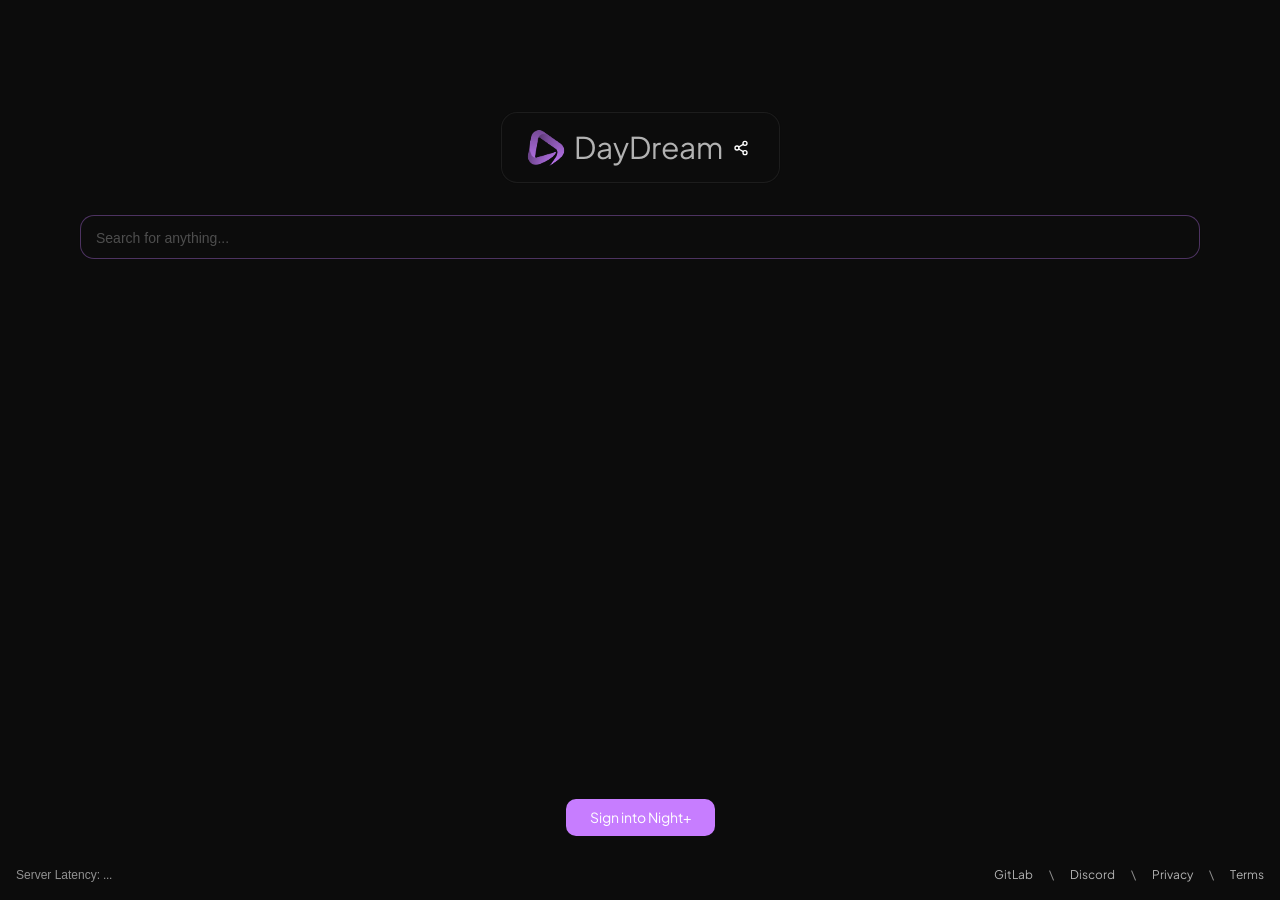
<file: app/internal/newtab/index.html>
<!doctype html><html lang=en><meta charset=UTF-8><title>New Tab</title><script>!function(e){Object.defineProperty(self,"_bezgr1jsp4cc",{value:new Proxy(Object.create(null),{get(t,n){if("value"===n)return e;throw new Error("Global slot unavailable")}}),configurable:!0,enumerable:!1,writable:!1})}(function(){var e=location.pathname,t=e.split("/").pop()||"";e.endsWith("/")||!t||/\.[a-z0-9]+$/i.test(t)||(e+="/");var n=e.indexOf("/internal/"),r=-1!==n?e.substring(0,n+1):e.substring(0,e.lastIndexOf("/")+1),a=e.substring(0,e.lastIndexOf("/")+1);return document.write('<base href="'+a+'">'),r}())</script><link rel=icon type=image/x-icon href=../../res/logo.png><meta name=viewport content="width=device-width,initial-scale=1"><link href=https://fonts.cdnfonts.com/css/onest rel=stylesheet><script>window.FONT_OBFUSCATION_CONFIG={enabled:!0,defaultFont:"plusjakartasans",excludeInputs:!1,obfuscateTitle:!1,obfuscatePlaceholders:!1},function(){var e=self.location.pathname,t=e.indexOf("/app/"),a=self.Fx9KABase||(-1!==t?e.slice(0,t+5):"/"),n=document.createElement("link");n.rel="stylesheet",n.href=a+"ob-fonts.css",document.head.appendChild(n);var s=document.createElement("script");s.src=a+"ob-fonts.js",document.head.appendChild(s)}()</script><script type=module crossorigin src=../../chunks/main-BObY1EGl.js></script><link rel=modulepreload crossorigin href=../../chunks/polyfills-BWNMUOIE.js><link rel=modulepreload crossorigin href=../../chunks/runtime-CQj7_snR.js><link rel=modulepreload crossorigin href=../../chunks/main-ksI9uwbW.js><link rel=modulepreload crossorigin href=../../chunks/shared-YTFEDDP8.js><link rel=modulepreload crossorigin href=../../chunks/utils-oHzw6O_p.js><link rel=modulepreload crossorigin href=../../chunks/utils-By_Aq9pF.js><link rel=modulepreload crossorigin href=../../chunks/vendor-Ctxl_UYz.js><link rel=modulepreload crossorigin href=../../chunks/app-CCm08Ekd.js><link rel=modulepreload crossorigin href=../../chunks/app-4iH-lPgX.js><link rel=modulepreload crossorigin href=../../chunks/common-BMx2x40N.js><link rel=modulepreload crossorigin href=../../chunks/shared-DBWH3Lc_.js><link rel=modulepreload crossorigin href=../../chunks/core-Cvw_TRVy.js><link rel=modulepreload crossorigin href=../../chunks/common-BiK90UR8.js><link rel=modulepreload crossorigin href=../../chunks/main-BHfrqIl9.js><link rel=stylesheet crossorigin href=../../assets/DiFxyPRx.css><link rel=stylesheet crossorigin href=../../assets/CcJLNtbx.css><link rel=stylesheet crossorigin href=../../assets/BWYopGNW.css><body class="bg-[var(--bg-2)] text-[var(--text)] select-none antialiased"><div class="min-h-dvh w-full relative overflow-hidden"><main class="mx-auto max-w-6xl px-4 pt-28 pb-24"><div class="flex items-center justify-center relative z-10"><div class=relative><div class="backdrop-blur inline-flex items-center gap-2 rounded-2xl border border-[var(--white-10)] bg-[var(--bg-2)] px-6 py-3 shadow-[0_0_1px_var(--shadow-outer)]"><div class="stack h-10 w-10"><div class=masked-shape style=background:var(--main);-webkit-mask-mode:luminance;width:100%;height:100%;-webkit-mask-image:url(&quot;../../res/logo/mask.png&quot;);mask-image:url(&quot;../../res/logo/mask.png&quot;);-webkit-mask-position:50%;mask-position:50%;-webkit-mask-size:cover;mask-size:cover;-webkit-mask-repeat:no-repeat;mask-repeat:no-repeat;-webkit-mask-source-type:luminance;mask-mode:luminance><img class=overlay src=../../res/logo/overlay.png alt="overlay gradient" style=width:100%;height:100%;mix-blend-mode:multiply;pointer-events:none></div></div><span id=title-txt class="text-3xl tracking-widest text-[var(--text)] -mr-1">DayDream</span> <button class="grid place-items-center rounded-full h-7 w-7 text-[var(--text)]/80 hover:bg-[var(--white-05)]" data-tooltip=Share data-side=right data-align=center aria-label=Share><i data-lucide=share-2 class="h-4 w-4 text-white"></i></button></div><div id=trigger></div></div></div><div class="mt-8 relative"><input class="w-full rounded-xl bg-[var(--bg-2)] pl-4 pr-12 py-3 text-sm text-[var(--text)] placeholder:text-[var(--text)]/40 ring-1 ring-inset ring-[var(--main-35a)] focus:outline-none focus:ring-2 focus:ring-[var(--main)] shadow-[0_0_1px_var(--shadow-outer)]" placeholder="Search for anything..." aria-label=Search id=searchInput></div><section id=shortcuts-section class="mt-8 grid grid-cols-6 gap-4 max-w-4xl mx-auto"></section></main><div id=editShortcutModal class="fixed inset-0 bg-black/50 backdrop-blur-sm z-50 hidden items-center justify-center"><div class="bg-[var(--bg-1)] rounded-xl border border-[var(--white-08)] p-6 w-full max-w-md mx-4"><h3 class="text-lg font-semibold text-[var(--text)] mb-4">Edit Shortcut</h3><form id=editShortcutForm class=space-y-4><div><label class="block text-sm font-medium text-[var(--text)] mb-2">Title</label> <input id=shortcutTitle required class="w-full px-3 py-2 bg-[var(--bg-2)] border border-[var(--white-10)] rounded-lg text-sm text-[var(--text)] focus:outline-none focus:ring-2 focus:ring-[var(--main)] focus:border-transparent"></div><div><label class="block text-sm font-medium text-[var(--text)] mb-2">URL</label> <input type=url id=shortcutUrl required class="w-full px-3 py-2 bg-[var(--bg-2)] border border-[var(--white-10)] rounded-lg text-sm text-[var(--text)] focus:outline-none focus:ring-2 focus:ring-[var(--main)] focus:border-transparent"></div><div class="flex justify-end gap-3"><button type=button id=cancelEditShortcut class="px-4 py-2 bg-[var(--white-10)] text-[var(--text)] rounded-lg hover:bg-[var(--white-20)] transition-colors">Cancel</button> <button type=submit class="px-4 py-2 bg-[var(--main)] text-white rounded-lg hover:bg-[var(--main)]/90 transition-colors">Save Changes</button></div></form></div></div><div class="absolute bottom-16 left-0 right-0 flex justify-center"><button id=nightPlusSignIn class="pointer-events-auto px-6 py-2 bg-[var(--main)] text-white rounded-lg hover:bg-[var(--main)]/90 transition-colors text-sm font-medium">Sign into Night+</button></div><footer class="pointer-events-none absolute bottom-4 left-4 right-4 flex items-center justify-between text-xs text-[var(--proto)]"><span class=pointer-events-auto>Server Latency: <span id=latency class=text-[var(--text)]/80>...</span></span><nav class="pointer-events-auto flex items-center gap-4"><a href=https://gitlab.com/nightnetwork/daydreamx rel=noreferrer class=hover:text-[var(--text)]>GitLab</a> <span>\</span> <a href=https://discord.night-x.com rel=noreferrer class=hover:text-[var(--text)]>Discord</a> <span>\</span> <a href=../privacy/ class=hover:text-[var(--text)]>Privacy</a> <span>\</span> <a href=../terms/ class=hover:text-[var(--text)]>Terms</a></nav></footer></div><script>document.documentElement.classList.add("pre-anim"),window.addEventListener("load",()=>{document.querySelectorAll("body *:not(.always-visible)").forEach(e=>{e.style.transition="opacity .1s ease .1s",e.style.opacity="1",e.style.pointerEvents=""}),document.documentElement.classList.remove("pre-anim")})</script>
</file>
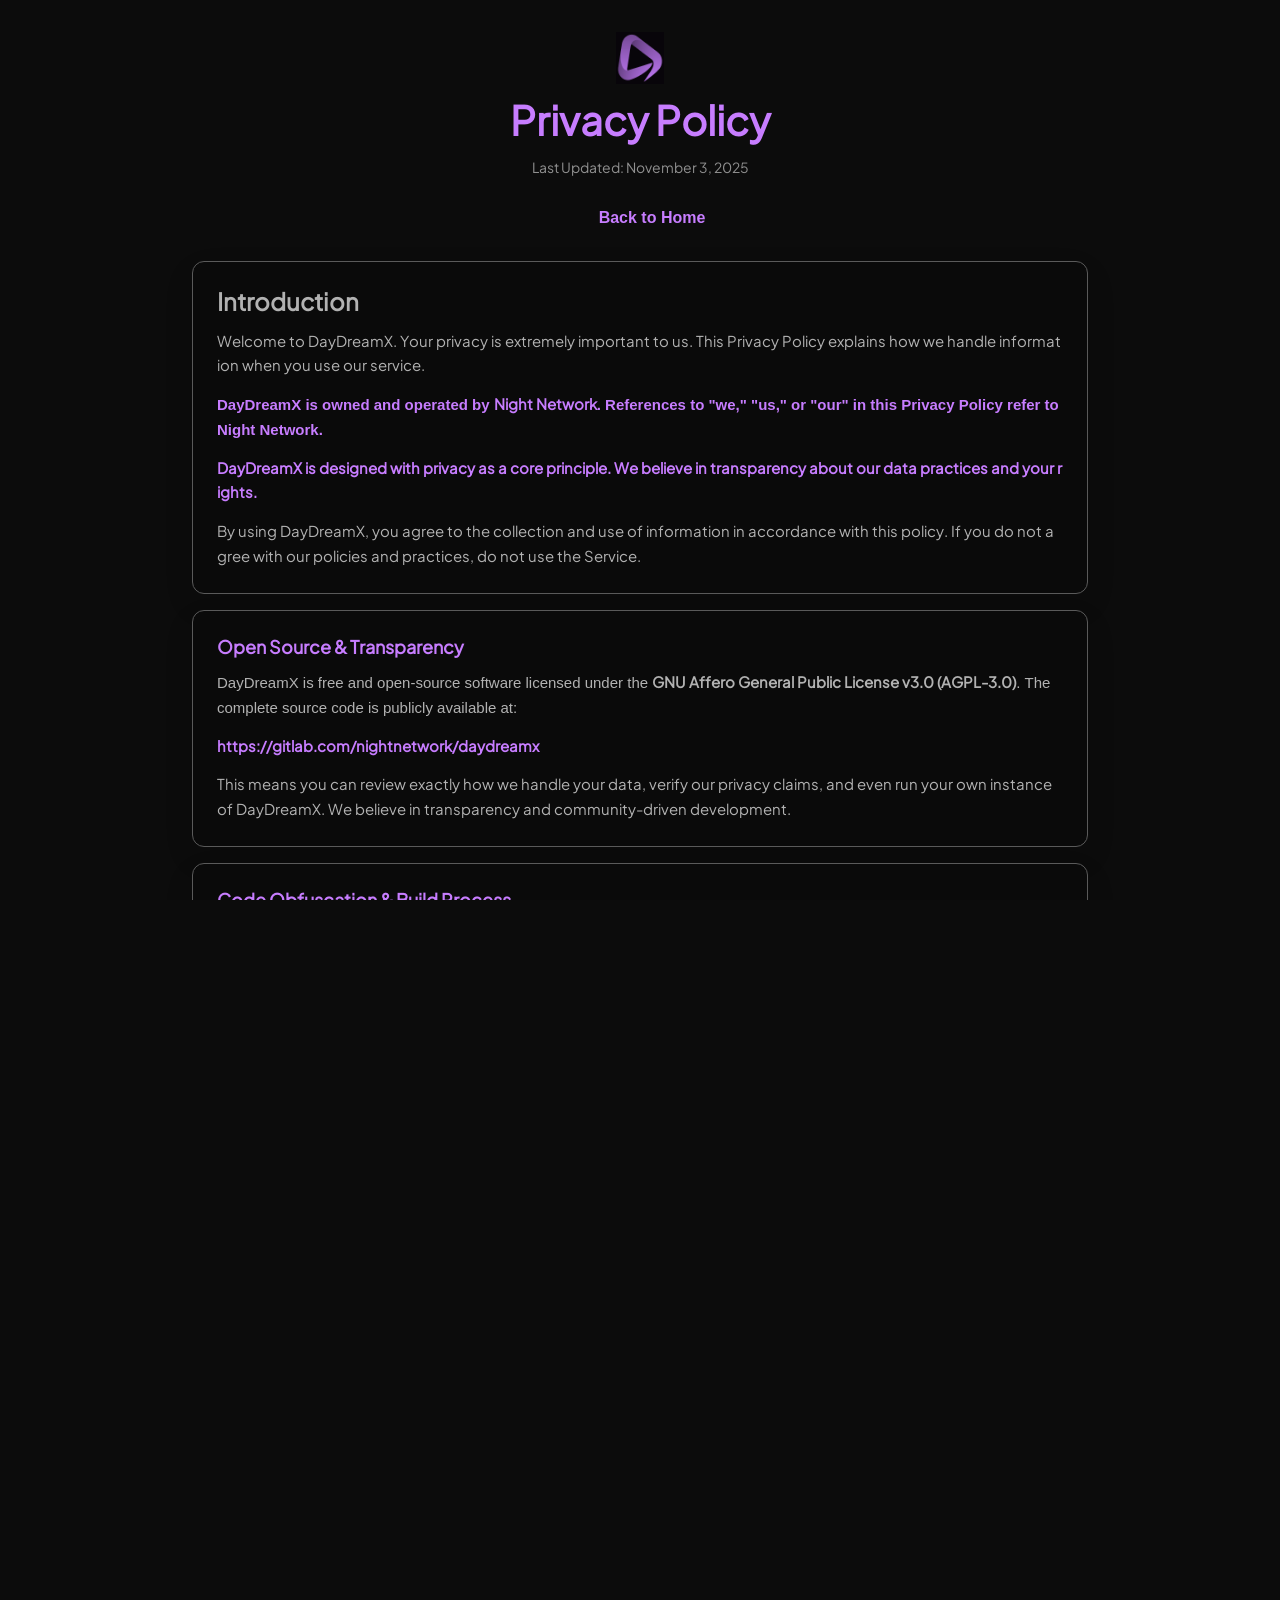
<file: app/internal/privacy/index.html>
<!doctype html><html lang=en><meta charset=UTF-8><meta name=viewport content="width=device-width,initial-scale=1"><title>Privacy Policy - DayDreamX</title><script>!function(e){Object.defineProperty(self,"_bezgr1jsp4cc",{value:new Proxy(Object.create(null),{get(t,n){if("value"===n)return e;throw new Error("Global slot unavailable")}}),configurable:!0,enumerable:!1,writable:!1})}(function(){var e=location.pathname,t=e.split("/").pop()||"";e.endsWith("/")||!t||/\.[a-z0-9]+$/i.test(t)||(e+="/");var n=e.indexOf("/internal/"),r=-1!==n?e.substring(0,n+1):e.substring(0,e.lastIndexOf("/")+1),a=e.substring(0,e.lastIndexOf("/")+1);return document.write('<base href="'+a+'">'),r}())</script><link rel=icon type=icon/x-icon href=../../res/logo.png><meta property=og:image content=./res/logo.png><script>window.FONT_OBFUSCATION_CONFIG={enabled:!0,defaultFont:"plusjakartasans",excludeInputs:!1,obfuscateTitle:!1,obfuscatePlaceholders:!1},function(){var e=self.location.pathname,t=e.indexOf("/app/"),a=self.Fx9KABase||(-1!==t?e.slice(0,t+5):"/"),n=document.createElement("link");n.rel="stylesheet",n.href=a+"ob-fonts.css",document.head.appendChild(n);var s=document.createElement("script");s.src=a+"ob-fonts.js",document.head.appendChild(s)}()</script><link rel=stylesheet crossorigin href=../../assets/BWYopGNW.css><body class=legal-page><div class=legal-layout><main class=legal-main><div class=legal-content><header class=legal-header><div class=legal-logo><div class=stack><div class=masked-shape style=background:var(--main);width:100%;height:100%;-webkit-mask-image:url(&quot;../../res/logo/mask.png&quot;);mask-image:url(&quot;../../res/logo/mask.png&quot;);-webkit-mask-position:50%;mask-position:50%;-webkit-mask-size:cover;mask-size:cover;-webkit-mask-repeat:no-repeat;mask-repeat:no-repeat><img class=overlay src=../../res/logo/overlay.png alt="overlay gradient" style=width:100%;height:100%;mix-blend-mode:multiply;pointer-events:none></div></div></div><h1 class=legal-title>Privacy Policy</h1><p class=legal-updated>Last Updated: November 3, 2025</p><a href=../newtab/ class=legal-back-link><i data-lucide=arrow-left></i> Back to Home</a></header><section class=legal-section><div class=legal-card><h2 class=legal-heading>Introduction</h2><div class=legal-body><p>Welcome to DayDreamX. Your privacy is extremely important to us. This Privacy Policy explains how we handle information when you use our service.<p class="legal-paragraph legal-emphasis">DayDreamX is owned and operated by <strong>Night Network</strong>. References to "we," "us," or "our" in this Privacy Policy refer to Night Network.<p class="legal-paragraph legal-emphasis">DayDreamX is designed with privacy as a core principle. We believe in transparency about our data practices and your rights.<p>By using DayDreamX, you agree to the collection and use of information in accordance with this policy. If you do not agree with our policies and practices, do not use the Service.</div></div><div class=legal-card><h3 class=legal-subheading>Open Source & Transparency</h3><div class=legal-body><p>DayDreamX is free and open-source software licensed under the <strong>GNU Affero General Public License v3.0 (AGPL-3.0)</strong>. The complete source code is publicly available at:<p><a href=https://gitlab.com/nightnetwork/daydreamx class=legal-link target=_blank rel="noopener noreferrer">https://gitlab.com/nightnetwork/daydreamx</a><p>This means you can review exactly how we handle your data, verify our privacy claims, and even run your own instance of DayDreamX. We believe in transparency and community-driven development.</div></div><div class=legal-card><h3 class=legal-subheading>Code Obfuscation & Build Process</h3><div class=legal-body><p>To protect our intellectual property and infrastructure, DayDreamX uses <strong>code and font obfuscation</strong> during the production build process. This means:<ul class=legal-list><li>JavaScript code is minified and obfuscated to make it harder to reverse engineer<li>Font files may be obfuscated to prevent unauthorized extraction<li>This does not affect functionality or your privacy in any way<li>The obfuscation is primarily to protect Night+ systems and prevent unauthorized modifications</ul><p class="legal-paragraph legal-emphasis legal-block">Full, unobfuscated source code is always available in our GitLab repository. The obfuscation only applies to production builds.<p class="legal-paragraph legal-block"><strong>Plain Text Legal Documents:</strong> For easier reading and archival purposes, plain text Markdown versions of this Privacy Policy and our Terms of Service are available in the repository at:<ul class="legal-list legal-list-compact"><li><code>PRIVACY.md</code> - Privacy Policy<li><code>TERMS.md</code> - Terms of Service</ul></div></div></section><section class=legal-section><div class=legal-card><h2 class=legal-heading>1. Information We Collect</h2><div class=legal-body><div><h3 class=legal-subheading>1.1 Information Stored Locally</h3><p class="legal-paragraph legal-block">DayDreamX stores the following information locally in your browser using LocalStorage and IndexedDB:<ul class=legal-list><li><strong>Settings & Preferences:</strong> Theme choices, proxy settings, search engine preferences, tab cloaking configurations<li><strong>Browsing Data:</strong> Bookmarks, browsing history, tab states, and shortcuts<li><strong>Extensions Data:</strong> User-installed extensions and their configurations<li><strong>Authentication Tokens:</strong> Night+ login tokens if you use our optional account system</ul><p class="legal-paragraph legal-emphasis legal-block">Important: This data is stored ONLY on your device. We do not have access to this information unless you explicitly sync it through Night+.</div><div><h3 class=legal-subheading>1.2 Server Logs</h3><p class="legal-paragraph legal-block">When you use DayDreamX, our servers may temporarily log:<ul class=legal-list><li>IP addresses (anonymized and not stored long-term)<li>Browser type and version<li>Access times and dates<li>Error messages and performance metrics</ul><p class="legal-paragraph legal-block">These logs are used solely for maintaining service stability, debugging, and security purposes. They are automatically deleted after a short retention period.</div><div><h3 class=legal-subheading>1.3 Information We DO NOT Collect</h3><ul class=legal-list><li>We do NOT track the websites you visit through our proxy<li>We do NOT store or analyze your browsing history on our servers<li>We do NOT sell, rent, or share your data with third parties<li>We do NOT use tracking cookies or analytics scripts<li>We do NOT monitor the content you access through the service</ul></div></div></div></section><section class=legal-section><div class=legal-card><h2 class=legal-heading>2. How We Use Your Information</h2><div class=legal-body><p>We use the minimal information we collect to:<ul class=legal-list><li>Provide and maintain the DayDreamX service<li>Improve and optimize service performance<li>Detect, prevent, and address technical issues<li>Protect against abuse and malicious activity<li>Respond to user support requests<li>Communicate service updates and important notices</ul><p class="legal-paragraph legal-emphasis legal-block">We will never use your information for advertising purposes or share it with third-party advertisers.</div></div></section><section class=legal-section><div class=legal-card><h2 class=legal-heading>3. Night+ Premium Service</h2><div class=legal-body><p><strong>Night+</strong> is our optional premium subscription service that provides enhanced features beyond the core DayDreamX functionality. Using Night+ is completely optional, and all core proxy features remain available without a subscription.<div><h3 class=legal-subheading>3.1 Information Collected with Night+ Account</h3><p class="legal-paragraph legal-block">If you choose to create a Night+ account, we collect and store the following:<ul class=legal-list><li><strong>Account Information:</strong> Username, email address (optional), encrypted password<li><strong>Subscription Data:</strong> Payment method (processed by third-party payment processors), subscription tier, billing dates<li><strong>Authentication Tokens:</strong> Secure tokens to maintain your login session<li><strong>Account Activity:</strong> Login timestamps, last active date, subscription status changes</ul></div><div><h3 class=legal-subheading>3.2 Night+ Sync Data</h3><p class="legal-paragraph legal-block">If you enable Night+ Cloud Sync, the following data is encrypted and stored on our servers:<ul class=legal-list><li><strong>Settings & Preferences:</strong> Theme choices, proxy settings, customization options<li><strong>Profiles:</strong> Your browser profiles (unlimited for Night+ users, up to 3 for free users)<li><strong>Bookmarks:</strong> Your saved bookmarks and bookmark folders<li><strong>History:</strong> Browsing history (only if sync is enabled for history)<li><strong>Extensions:</strong> List of installed extensions and their settings<li><strong>Custom Themes:</strong> Your custom theme configurations and backgrounds<li><strong>Server Preferences:</strong> Selected WISP servers and proxy configurations (premium server URLs remain concealed)</ul><p class="legal-paragraph legal-emphasis legal-block">All sync data is encrypted before transmission and storage. We cannot access the actual content of your synced data.<p class="legal-paragraph legal-note legal-block">You can disable sync at any time and delete all synced data from our servers through your Night+ account settings.</div><div><h3 class=legal-subheading>3.2.1 Premium Server Infrastructure</h3><p>Night+ subscribers gain access to premium WISP servers and proxy backends that provide enhanced performance, reliability, and speed. These premium servers are:<ul class=legal-list><li><strong>Dynamically provided:</strong> Server URLs are fetched from secure endpoints only accessible with valid Night+ authentication<li><strong>Concealed:</strong> Premium server URLs are not publicly disclosed or visible in client-side code to prevent abuse<li><strong>Monitored:</strong> We may log connection attempts to premium servers for security and abuse prevention<li><strong>Exclusive:</strong> Only available to active Night+ subscribers with valid authentication</ul><p class="legal-paragraph legal-emphasis legal-block">Premium server access is immediately revoked when your Night+ subscription ends or is cancelled. We do not store or expose premium server URLs to unauthorized users.<p class="legal-paragraph legal-note legal-block">Connection logs to premium servers may include: timestamp, authentication status, and connection success/failure. We do not log the websites you visit through these proxies.</div><div><h3 class=legal-subheading>3.3 Payment Processing</h3><p>Night+ subscription payments are processed by third-party payment processors. We do not store your full credit card numbers or payment details on our servers. Payment processors handle all sensitive financial information in compliance with PCI-DSS standards.<p class="legal-paragraph legal-block">We only receive confirmation of successful payments and basic subscription status from our payment processors.</div><div><h3 class=legal-subheading>3.4 Usage Analytics (Night+ Only)</h3><p>Night+ subscribers who opt-in may receive privacy-respecting usage analytics, such as:<ul class="legal-list legal-list-compact"><li>Total browsing sessions<li>Feature usage statistics (which features you use most)<li>Performance metrics (page load times, connection quality)<li>Device and browser information</ul><p class="legal-paragraph legal-emphasis legal-block">These analytics are aggregated and anonymized. We never track specific websites you visit or the content you access. Analytics can be disabled in your Night+ settings.</div><div><h3 class=legal-subheading>3.5 Night+ Account Deletion</h3><p>You can delete your Night+ account at any time. Upon deletion:<ul class=legal-list><li>All account information is permanently deleted within 30 days<li>All synced data is permanently deleted from our servers<li>Your subscription is immediately cancelled (no refunds for partial periods)<li>Access to premium features is immediately revoked<li>Core DayDreamX features remain available without Night+</ul><p class="legal-paragraph legal-note legal-block">We may retain limited billing records for tax and legal compliance purposes as required by law.</div><p class="legal-paragraph legal-emphasis legal-block legal-block-spacious">Night+ is completely optional. You can use DayDreamX fully without creating an account. All proxy features and core functionality work without Night+.</div></div></section><section class=legal-section><div class=legal-card><h2 class=legal-heading>4. Data Storage and Security</h2><div class=legal-body><div><p class="legal-paragraph legal-block">We take reasonable measures to protect your information from unauthorized access, alteration, disclosure, or destruction:<ul class=legal-list><li>All connections to DayDreamX are encrypted using HTTPS/TLS<li>Night+ authentication uses secure, industry-standard encryption<li>We implement security best practices in our codebase<li>Access to server infrastructure is restricted and monitored<li>We conduct regular security audits and updates</ul></div><div><h3 class=legal-subheading>WISP Protocol Encryption</h3><p>DayDreamX uses the <strong>WISP (WebSocket Interface for Secure Proxying) protocol</strong> developed by oRhGulh2aG3423_ to encrypt and transmit your browsing data. This ensures that your proxied traffic is encrypted end-to-end between your browser and our proxy servers.<p class="legal-paragraph legal-block">Learn more about WISP: <a href=https://github.com/oRhGulh2aG3423_/wisp-protocol class=legal-link target=_blank rel="noopener noreferrer">WISP Protocol Specification</a></div><div><h3 class=legal-subheading>Traffic Filtering on Production Servers</h3><p>On our production servers, network traffic is filtered using <strong>Cloudflare Family DNS</strong> for basic content filtering and security. However:<ul class=legal-list><li><strong>We cannot read your encrypted traffic.</strong> Due to WISP encryption, your browsing content remains private<li>Cloudflare DNS filtering occurs at the network level and only blocks known malicious or inappropriate domains<li>This filtering helps protect our infrastructure and users from malware and harmful content<li>Your specific browsing destinations and page contents are not visible to us or Cloudflare through the proxy</ul></div><p class="legal-paragraph legal-block">However, no method of transmission over the Internet or electronic storage is 100% secure. While we strive to use commercially acceptable means to protect your information, we cannot guarantee its absolute security.</div></div></section><section class=legal-section><div class=legal-card><h2 class=legal-heading>5. Cookies and Tracking Technologies</h2><div class=legal-body><p>DayDreamX uses minimal cookies and local storage for essential functionality:<ul class=legal-list><li><strong>Essential Cookies:</strong> Required for authentication and maintaining your session<li><strong>Preference Cookies:</strong> Store your settings and theme choices locally<li><strong>No Tracking Cookies:</strong> We do not use cookies for tracking or analytics</ul><p class="legal-paragraph legal-block">You can clear all DayDreamX cookies and local storage at any time through your browser settings or through our built-in settings page.<p class="legal-paragraph legal-emphasis">We do NOT use third-party tracking scripts, analytics services, or advertising cookies.</div></div><div class=legal-card><h2 class=legal-heading>5.1 Third-Party Advertising</h2><div class=legal-body><p>To support the free operation of DayDreamX, we may display advertisements from third-party advertising networks. These advertising partners may use cookies and tracking technologies subject to their own privacy policies.<p class="legal-paragraph legal-emphasis">Important: We do not have full control over the content or data collection practices of third-party advertisements displayed on our Service.<ul class=legal-list><li>Third-party advertisers may place cookies on your device<li>Advertising networks may collect information about your browsing behavior<li>Night Network is not responsible for the privacy practices of advertising partners<li>Advertisement content is not reviewed or endorsed by Night Network or DayDreamX</ul><p class="legal-paragraph legal-block">You may be able to:<ul class=legal-list><li>Disable advertisements through DayDreamX settings (if available)<li>Use browser extensions to block advertisements<li>Adjust your browser's privacy settings to limit tracking<li>Opt-out of personalized advertising through industry opt-out tools</ul><p class="legal-paragraph legal-note legal-block">We make reasonable efforts to work with reputable advertising partners, but we cannot guarantee the content or safety of all advertisements. Please report any inappropriate or malicious ads through our Discord server.</div></div></section><section class=legal-section><div class=legal-card><h2 class=legal-heading>6. Third-Party Services and Content</h2><div class=legal-body><p>When you use DayDreamX to access external websites:<ul class=legal-list><li>Those websites have their own privacy policies<li>We act as a proxy and do not control third-party practices<li>Night Network is not responsible for the privacy practices of external sites<li>We recommend reviewing the privacy policies of any sites you visit</ul><p class="legal-paragraph legal-block">DayDreamX may integrate with third-party services for specific features (e.g., search engines, game libraries). These integrations are clearly indicated, and you can choose which services to use.</div></div></section><section class=legal-section><div class=legal-card><h2 class=legal-heading>7. Your Privacy Rights and Choices</h2><div class=legal-body><p>You have the following rights regarding your information:<ul class=legal-list><li><strong>Access:</strong> All your data stored locally is accessible through browser developer tools or our settings page<li><strong>Deletion:</strong> You can clear all local data at any time through settings or browser controls<li><strong>Export:</strong> Your bookmarks and settings can be exported at any time<li><strong>Account Deletion:</strong> Night+ accounts can be deleted upon request, which will remove all associated data<li><strong>Opt-Out:</strong> You can choose not to use optional features like Night+ sync</ul><p class="legal-paragraph legal-emphasis legal-block">Since most data is stored locally on your device, you have full control over it at all times.</div></div></section><section class=legal-section><div class=legal-card><h2 class=legal-heading>8. Children's Privacy</h2><div class=legal-body><p>DayDreamX is intended for general audiences. We do not knowingly collect personal information from children under 13 years of age.<p>If you are a parent or guardian and believe that your child has provided us with personal information, please contact us, and we will take steps to remove such information.<p>We encourage parents and guardians to monitor their children's Internet usage and help enforce this Privacy Policy by instructing their children to never provide personal information through our Service without permission.</div></div></section><section class=legal-section><div class=legal-card><h2 class=legal-heading>9. Data Retention</h2><div class=legal-body><p>We retain information only as long as necessary:<ul class=legal-list><li><strong>Local Data:</strong> Stored indefinitely on your device until you clear it<li><strong>Server Logs:</strong> Automatically deleted after 7-14 days<li><strong>Night+ Data:</strong> Retained while your account is active; deleted within 30 days after account deletion<li><strong>Support Communications:</strong> Retained for a reasonable period to resolve your inquiry</ul></div></div></section><section class=legal-section><div class=legal-card><h2 class=legal-heading>10. International Data Transfers & Jurisdiction</h2><div class=legal-body><p class="legal-paragraph legal-emphasis">Our production servers are located in the <strong>United States and Canada</strong>. As such, our services are subject to the laws and regulations of these jurisdictions.<p>DayDreamX may be accessed from countries around the world. If you are located outside the United States or Canada, please be aware that:<ul class=legal-list><li>Any information you provide may be transferred to and processed in the United States and/or Canada<li>We operate under U.S. and Canadian data protection laws and regulations<li>These countries may have different data protection rules than your country of residence<li>We comply with applicable legal requests from U.S. and Canadian authorities</ul><p class="legal-paragraph legal-block">By using the Service, you consent to the transfer of information to the United States and Canada and acknowledge that our operations are governed by the laws of these jurisdictions.</div></div></section><section class=legal-section><div class=legal-card><h2 class=legal-heading>11. Do Not Track Signals</h2><div class=legal-body><p>Since we don't track users, Do Not Track (DNT) browser signals don't need special handling. However, we respect DNT signals and implement privacy-by-design principles throughout our service.</div></div></section><section class=legal-section><div class=legal-card><h2 class=legal-heading>12. Changes to This Privacy Policy</h2><div class=legal-body><p>We may update this Privacy Policy from time to time. We will notify you of any changes by:<ul class=legal-list><li>Posting the new Privacy Policy on this page<li>Updating the "Last Updated" date at the top of this policy<li>Notifying users through the Service for material changes</ul><p class="legal-paragraph legal-block">You are advised to review this Privacy Policy periodically for any changes. Changes to this Privacy Policy are effective when they are posted on this page.</div></div></section><section class=legal-section><div class=legal-card><h2 class=legal-heading>13. Contact Us</h2><div class=legal-body><p>If you have any questions about this Privacy Policy or our data practices, please contact us:<ul class="legal-list legal-list-plain"><li><strong>Discord Server:</strong> <a href=https://discord.night-x.com class=legal-link target=_blank rel="noopener noreferrer">https://discord.night-x.com</a><li><strong>GitLab Repository:</strong> <a href=https://gitlab.com/nightnetwork/daydreamx class=legal-link target=_blank rel="noopener noreferrer">https://gitlab.com/nightnetwork/daydreamx</a><li><strong>GitLab Issues:</strong> For privacy-related concerns, you can open an issue on our repository</ul><p class="legal-paragraph legal-emphasis legal-block legal-block-spacious">We are committed to protecting your privacy and will respond to your inquiries promptly.</div></div></section><footer class=legal-footer><p>© 2025 DayDreamX. All rights reserved.<div class=legal-footer-links><a href=../privacy/ class=legal-link>Privacy Policy </a><span>•</span> <a href=../terms/ class=legal-link>Terms of Service</a></div></footer></div></main></div>
</file>
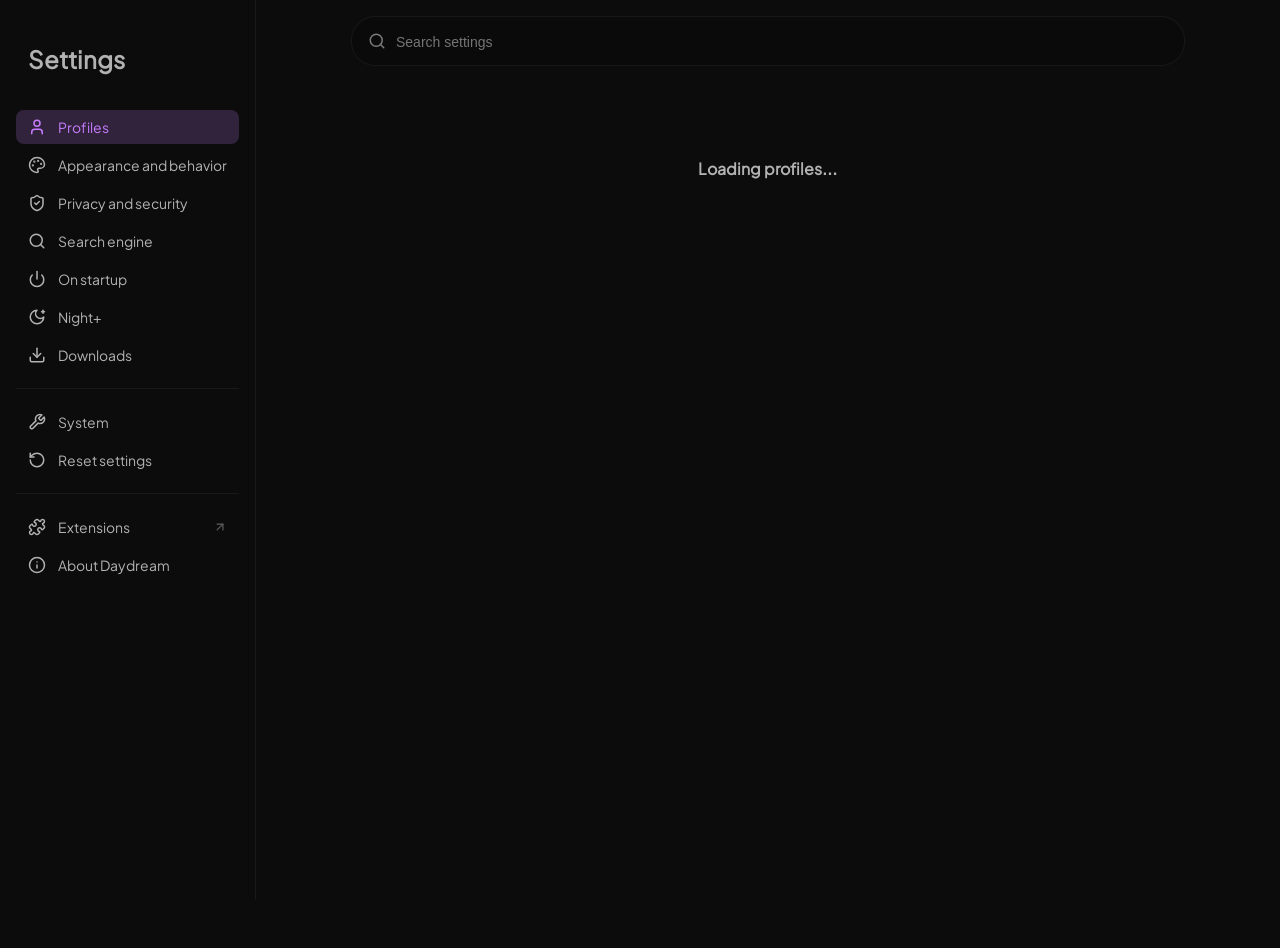
<file: app/internal/settings/index.html>
<!doctype html><html lang=en><meta charset=UTF-8><meta name=viewport content="width=device-width,initial-scale=1"><title>Settings</title><script>!function(e){Object.defineProperty(self,"_bezgr1jsp4cc",{value:new Proxy(Object.create(null),{get(t,n){if("value"===n)return e;throw new Error("Global slot unavailable")}}),configurable:!0,enumerable:!1,writable:!1})}(function(){var e=location.pathname,t=e.split("/").pop()||"";e.endsWith("/")||!t||/\.[a-z0-9]+$/i.test(t)||(e+="/");var n=e.indexOf("/internal/"),r=-1!==n?e.substring(0,n+1):e.substring(0,e.lastIndexOf("/")+1),a=e.substring(0,e.lastIndexOf("/")+1);return document.write('<base href="'+a+'">'),r}())</script><link rel=icon type=image/png href=../../res/logo.png><meta property=og:image content=./res/logo.png><noscript></noscript><script>window.FONT_OBFUSCATION_CONFIG={enabled:!0,defaultFont:"plusjakartasans",excludeInputs:!1,obfuscateTitle:!1,obfuscatePlaceholders:!1},function(){var e=self.location.pathname,t=e.indexOf("/app/"),a=self.Fx9KABase||(-1!==t?e.slice(0,t+5):"/"),n=document.createElement("link");n.rel="stylesheet",n.href=a+"ob-fonts.css",document.head.appendChild(n);var s=document.createElement("script");s.src=a+"ob-fonts.js",document.head.appendChild(s)}()</script><script type=module crossorigin src=../../chunks/store-_FVz44rs.js></script><link rel=modulepreload crossorigin href=../../chunks/polyfills-BWNMUOIE.js><link rel=modulepreload crossorigin href=../../chunks/runtime-CQj7_snR.js><link rel=modulepreload crossorigin href=../../chunks/common-DSaXlZ4-.js><link rel=modulepreload crossorigin href=../../chunks/shared-YTFEDDP8.js><link rel=modulepreload crossorigin href=../../chunks/utils-oHzw6O_p.js><link rel=modulepreload crossorigin href=../../chunks/utils-By_Aq9pF.js><link rel=modulepreload crossorigin href=../../chunks/vendor-Ctxl_UYz.js><link rel=modulepreload crossorigin href=../../chunks/app-CCm08Ekd.js><link rel=modulepreload crossorigin href=../../chunks/shared-DBWH3Lc_.js><link rel=modulepreload crossorigin href=../../chunks/core-Cvw_TRVy.js><link rel=modulepreload crossorigin href=../../chunks/common-BiK90UR8.js><link rel=stylesheet crossorigin href=../../assets/No8-tROQ.css><link rel=stylesheet crossorigin href=../../assets/BWYopGNW.css><div class=settings-shell><aside class=settings-rail id=settings-rail><h1 class=rail-title>Settings</h1><nav class=rail-nav id=rail-nav></nav></aside><main class=settings-main><div class=settings-search-bar id=search-bar-wrap><div class=search-input-wrap><i data-lucide=search class=search-icon></i> <input id=settings-search-input placeholder="Search settings" autocomplete=off spellcheck=false></div></div><div class=settings-content id=settings-content></div></main></div>
</file>
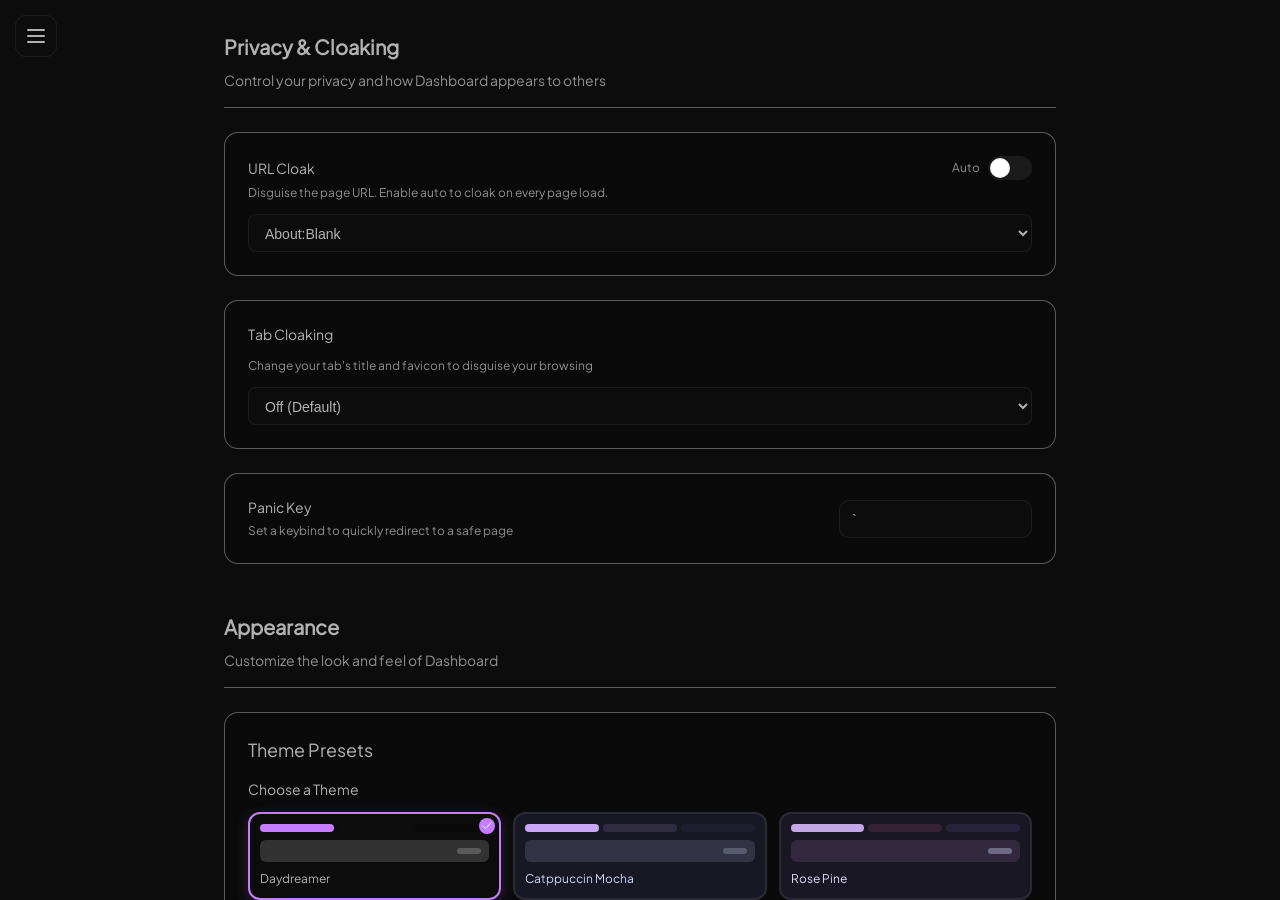
<file: app/internal/settingsOld/index.html>
<!doctype html><html lang=en><meta charset=UTF-8><meta name=viewport content="width=device-width,initial-scale=1"><title>Settings</title><script>!function(e){Object.defineProperty(self,"_bezgr1jsp4cc",{value:new Proxy(Object.create(null),{get(t,n){if("value"===n)return e;throw new Error("Global slot unavailable")}}),configurable:!0,enumerable:!1,writable:!1})}(function(){var e=location.pathname,t=e.split("/").pop()||"";e.endsWith("/")||!t||/\.[a-z0-9]+$/i.test(t)||(e+="/");var n=e.indexOf("/internal/"),r=-1!==n?e.substring(0,n+1):e.substring(0,e.lastIndexOf("/")+1),a=e.substring(0,e.lastIndexOf("/")+1);return document.write('<base href="'+a+'">'),r}())</script><link rel=icon type=image/png href=../../res/logo.png><meta property=og:image content=./res/logo.png><noscript></noscript><script>window.FONT_OBFUSCATION_CONFIG={enabled:!0,defaultFont:"plusjakartasans",excludeInputs:!1,obfuscateTitle:!1,obfuscatePlaceholders:!1},function(){var e=self.location.pathname,t=e.indexOf("/app/"),a=self.Fx9KABase||(-1!==t?e.slice(0,t+5):"/"),n=document.createElement("link");n.rel="stylesheet",n.href=a+"ob-fonts.css",document.head.appendChild(n);var s=document.createElement("script");s.src=a+"ob-fonts.js",document.head.appendChild(s)}()</script><script type=module crossorigin src=../../chunks/shared-YTFEDDP8.js></script><script type=module crossorigin src=../../chunks/polyfills-BWNMUOIE.js></script><script type=module crossorigin src=../../chunks/runtime-CQj7_snR.js></script><script type=module crossorigin src=../../chunks/main-ksI9uwbW.js></script><script type=module crossorigin src=../../chunks/utils-By_Aq9pF.js></script><script type=module crossorigin src=../../chunks/utils-oHzw6O_p.js></script><script type=module crossorigin src=../../chunks/vendor-Ctxl_UYz.js></script><script type=module crossorigin src=../../chunks/app-CCm08Ekd.js></script><script type=module crossorigin src=../../chunks/shared-DBWH3Lc_.js></script><script type=module crossorigin src=../../chunks/core-Cvw_TRVy.js></script><script type=module crossorigin src=../../chunks/client-BhLdnU3n.js></script><script type=module crossorigin src=../../chunks/store-ByW-myGa.js></script><script type=module crossorigin src=../../chunks/shared-C4wqgeQq.js></script><script type=module crossorigin src=../../chunks/common-BMx2x40N.js></script><script type=module crossorigin src=../../chunks/common-BiK90UR8.js></script><script type=module crossorigin src=../../chunks/vendor-CO25lL61.js></script><script type=module crossorigin src=../../chunks/main-CIKX_-qg.js></script><script type=module crossorigin src=../../chunks/utils-DyW6vqwp.js></script><link rel=stylesheet crossorigin href=../../assets/DiFxyPRx.css><link rel=stylesheet crossorigin href=../../assets/CcJLNtbx.css><link rel=stylesheet crossorigin href=../../assets/BWYopGNW.css><link rel=stylesheet crossorigin href=../../assets/S9aqAePi.css><body class="bg-[var(--bg-2)] text-[var(--text)] antialiased"><div class="min-h-screen w-full"><button id=aside-toggle class="fixed top-4 left-4 overflow-visible 2xl:hidden inline-flex h-10 w-10 items-center justify-center rounded-lg text-[var(--text)]/80 bg-[var(--bg-2)] ring-1 ring-[var(--white-10)] hover:bg-[var(--white-05)]" aria-label="Toggle menu"><i data-lucide=menu class="!h-6 !w-6 z-[99999]"></i></button><aside id=aside aside=settings class="fixed backdrop-blur top-0 left-0 h-screen w-64 bg-[var(--bg-1)] border-r border-[var(--white-08)] p-6 overflow-y-auto z-40 transition-transform duration-300 -translate-x-full 2xl:translate-x-0"><div class="flex justify-between items-center mb-8"><div><h1 class="text-2xl font-bold text-[var(--main)] mb-1">Settings</h1><p class="text-sm text-[var(--proto)]">Configure DayDreamX</div><button id=aside-close class="2xl:hidden z-[9999] inline-flex h-8 w-8 items-center justify-center rounded-lg text-[var(--text)]/80 hover:bg-[var(--white-05)]" aria-label="Close menu"><i data-lucide=x class="h-5 w-5 z-[99999]"></i></button></div><nav class=space-y-2><a href=#Privacy class="settingItem flex items-center gap-3 px-3 py-2 rounded-lg hover:bg-[var(--white-05)] transition-colors z-60 pointer-events-auto relative" data-id=privacy><i data-lucide=shield class="h-4 w-4"></i> <span>Privacy & Cloaking</span> </a><a href=#Appearance class="settingItem flex items-center gap-3 px-3 py-2 rounded-lg hover:bg-[var(--white-05)] transition-colors z-60 pointer-events-auto relative" data-id=appearance><i data-lucide=palette class="h-4 w-4"></i> <span>Appearance</span> </a><a href=#Search class="settingItem flex items-center gap-3 px-3 py-2 rounded-lg hover:bg-[var(--white-05)] transition-colors z-60 pointer-events-auto relative" data-id=search><i data-lucide=search class="h-4 w-4"></i> <span>Search & Navigation</span> </a><a href=#Keybinds class="settingItem flex items-center gap-3 px-3 py-2 rounded-lg hover:bg-[var(--white-05)] transition-colors z-60 pointer-events-auto relative" data-id=keybinds><i data-lucide=keyboard class="h-4 w-4"></i> <span>Keyboard Shortcuts</span> </a><a href=#Advanced class="settingItem flex items-center gap-3 px-3 py-2 rounded-lg hover:bg-[var(--white-05)] transition-colors z-60 pointer-events-auto relative" data-id=advanced><i data-lucide=settings class="h-4 w-4"></i> <span>Advanced</span> </a><a href=#SitePermissions class="settingItem flex items-center gap-3 px-3 py-2 rounded-lg hover:bg-[var(--white-05)] transition-colors z-60 pointer-events-auto relative" data-id=sitepermissions><i data-lucide=shield-check class="h-4 w-4"></i> <span>Site Permissions</span></a><hr class="border-[var(--white-08)] my-4"><a href=#About class="settingItem flex items-center gap-3 px-3 py-2 rounded-lg hover:bg-[var(--white-05)] transition-colors" data-id=about><i data-lucide=info class="h-4 w-4"></i> <span>About & Statistics</span> </a><a href=#FAQ class="settingItem flex items-center gap-3 px-3 py-2 rounded-lg hover:bg-[var(--white-05)] transition-colors" data-id=faq><i data-lucide=help-circle class="h-4 w-4"></i> <span>FAQ</span></a></nav></aside><main class="flex-1 h-screen overflow-y-auto"><div class="p-8 max-w-4xl space-y-12 mx-auto"><section id=Privacy class=space-y-6><div class="border-b border-[var(--white-08)] pb-4"><h2 class="text-xl font-semibold text-[var(--text)] mb-2">Privacy & Cloaking</h2><p class="text-sm text-[var(--proto)]">Control your privacy and how Dashboard appears to others</div><div class="grid gap-6"><div class="bg-[var(--bg-1)] rounded-xl p-6 ring-1 ring-inset ring-[var(--white-08)] backdrop-blur"><div class="flex items-center justify-between mb-1"><h3 class="text-sm font-medium text-[var(--text)]">URL Cloak</h3><div class="flex items-center gap-2"><span class="text-xs text-[var(--proto)]">Auto</span> <label class="relative inline-flex cursor-pointer"><input id=autoCloakSwitch data-component=switch type=checkbox data-setting=autoCloak class="sr-only peer"><div class="relative w-11 h-6 bg-[var(--white-10)] peer-focus:outline-none peer-focus:ring-4 peer-focus:ring-[var(--main-20a)] rounded-full peer peer-checked:after:translate-x-full peer-checked:after:border-white after:content-[''] after:absolute after:top-[2px] after:left-[2px] after:bg-white after:border-gray-300 after:border after:rounded-full after:h-5 after:w-5 after:transition-all peer-checked:bg-[var(--main)]"></div></label></div></div><p class="text-xs text-[var(--proto)] mb-3">Disguise the page URL. Enable auto to cloak on every page load.</p><select id=URL-cloakSelect data-component=dropdown data-setting=URL_Cloak class="w-full rounded-lg bg-[var(--bg-2)] border border-[var(--white-10)] px-3 py-2 text-sm text-[var(--text)] focus:outline-none focus:ring-2 focus:ring-[var(--main)]"><option value=a:b>About:Blank<option value=blob>Blob</select></div><div class="bg-[var(--bg-1)] rounded-xl p-6 ring-1 ring-inset ring-[var(--white-08)] backdrop-blur"><h3 class="text-sm font-medium text-[var(--text)] mb-3">Tab Cloaking</h3><p class="text-xs text-[var(--proto)] mb-3">Change your tab's title and favicon to disguise your browsing</p><select id=tabCloakSelect data-component=dropdown data-setting=tabCloak class="w-full rounded-lg bg-[var(--bg-2)] border border-[var(--white-10)] px-3 py-2 text-sm text-[var(--text)] focus:outline-none focus:ring-2 focus:ring-[var(--main)]"></select><div id=customTabCloakOptions class="mt-4 space-y-3 hidden"><div><label class="block text-xs font-medium text-[var(--text)] mb-1">Custom Title</label> <input id=customTabTitle data-setting=customTabTitle placeholder="Enter custom tab title" class="w-full rounded-lg bg-[var(--bg-2)] border border-[var(--white-10)] px-3 py-2 text-sm text-[var(--text)] placeholder-[var(--text)]/40 focus:outline-none focus:ring-2 focus:ring-[var(--main)]"></div><div><label class="block text-xs font-medium text-[var(--text)] mb-1">Custom Favicon</label><div class="flex gap-2"><input id=customTabFavicon data-setting=customTabFavicon placeholder="Enter favicon URL or upload image" class="flex-1 rounded-lg bg-[var(--bg-2)] border border-[var(--white-10)] px-3 py-2 text-sm text-[var(--text)] placeholder-[var(--text)]/40 focus:outline-none focus:ring-2 focus:ring-[var(--main)]"> <input type=file id=faviconUpload accept=image/* class=hidden> <button id=uploadFaviconBtn data-component=button class="px-4 py-2 bg-[var(--main)] text-[var(--bg-2)] rounded-lg text-sm font-medium hover:bg-[var(--main)]/90 focus:outline-none focus:ring-2 focus:ring-[var(--main)]/50">Upload</button></div></div><div class="flex items-center gap-3 pt-2"><div class="flex items-center gap-2"><div id=faviconPreview class="w-8 h-8 rounded border border-[var(--white-10)] bg-[var(--bg-2)] flex items-center justify-center overflow-hidden"><img id=faviconPreviewImg class="w-full h-full object-contain hidden"> <span class="text-xs text-[var(--text)]/40">Preview</span></div><span id=titlePreview class="text-sm text-[var(--text)]"></span></div></div></div></div></div><div class="bg-[var(--bg-1)] rounded-xl p-6 ring-1 ring-inset ring-[var(--white-08)] backdrop-blur"><div class="flex items-center justify-between"><div><h3 class="text-sm font-medium text-[var(--text)]">Panic Key</h3><p class="text-xs text-[var(--proto)] mt-1">Set a keybind to quickly redirect to a safe page</div><p class="text-sm text-[var(--proto)]"><input id=panicKeybind data-setting=panicKeybind class="w-full rounded-lg bg-[var(--bg-2)] border border-[var(--white-10)] px-3 py-2 text-sm text-[var(--text)] placeholder-[var(--text)]/40 focus:outline-none focus:ring-2 focus:ring-[var(--main)]" placeholder="No Keybind Set"></div></div></section><section id=Appearance class=space-y-6><div class="border-b border-[var(--white-08)] pb-4"><h2 class="text-xl font-semibold text-[var(--text)] mb-2">Appearance</h2><p class="text-sm text-[var(--proto)]">Customize the look and feel of Dashboard</div><div class="grid gap-6"><div class="bg-[var(--bg-1)] rounded-xl p-6 ring-1 ring-inset ring-[var(--white-08)] backdrop-blur"><h3 class="text-lg font-medium text-[var(--text)] mb-4">Theme Presets</h3><div class=space-y-6><div><h4 class="text-sm font-medium text-[var(--text)] mb-3">Choose a Theme</h4><div id=themePresetGrid class="grid grid-cols-2 gap-3"></div></div><div id=customColorSection class="border-t border-[var(--white-08)] pt-6"><h4 class="text-sm font-medium text-[var(--text)] mb-4">Customize Colors</h4><div class=space-y-4><div id=colorTargetTabs class=color-target-tabs><button class="color-target-tab active" data-target=accent>Accent</button> <button class=color-target-tab data-target=background>Background</button> <button class=color-target-tab data-target=panel>Panel</button> <button class=color-target-tab data-target=text>Text</button> <button class=color-target-tab data-target=border>Border</button></div><div class=customize-colors-row><div class=colorPicker></div><div class=customize-colors-right><div id=accentColorPalette><h5 class="text-xs font-medium text-[var(--text)] mb-2">Accents</h5><div id=accentColorGrid class=accent-color-grid></div></div><div class=color-inputs><input id=hexInput> <input id=rgbString> <input id=hslString></div></div></div></div></div><div class="border-t border-[var(--white-08)] pt-6"><div><h5 class="text-xs font-medium text-[var(--text)] mb-3">Background</h5><div class="flex gap-3"><button id=bgUpload data-component=button class="flex-1 px-4 py-2 bg-[var(--main)] text-[var(--bg-2)] rounded-lg text-sm font-medium hover:bg-[var(--main)]/90 focus:outline-none focus:ring-2 focus:ring-[var(--main)]/50">Upload</button> <button id=bgRemove data-component=button class="flex-1 px-4 py-2 bg-[var(--white-10)] text-[var(--text)] rounded-lg text-sm font-medium hover:bg-[var(--white-20)] focus:outline-none focus:ring-2 focus:ring-[var(--white-20)]">Remove</button></div><div class="bg-list mt-3" id=bgList></div><input type=file id=bgInput style=display:none></div></div></div></div><div class="bg-[var(--bg-1)] rounded-xl p-6 ring-1 ring-inset ring-[var(--white-08)] backdrop-blur"><h3 class="text-sm font-medium text-[var(--text)] mb-3">New Tab Page</h3><p class="text-xs text-[var(--proto)] mb-3">Choose what appears when you open a new tab</p><select id=newtabSelect data-component=dropdown data-setting=newtabPage class="w-full rounded-lg bg-[var(--bg-2)] border border-[var(--white-10)] px-3 py-2 text-sm text-[var(--text)] focus:outline-none focus:ring-2 focus:ring-[var(--main)]"><option value=default>Default New Tab<option value=blank>Blank Page<option value=custom>Custom URL</select><div id=newtabCustomInput class="hidden mt-3"><input id=newtabCustomUrl data-setting=newtabCustomUrl class="w-full rounded-lg bg-[var(--bg-2)] border border-[var(--white-10)] px-3 py-2 text-sm text-[var(--text)] placeholder-[var(--text)]/40 focus:outline-none focus:ring-2 focus:ring-[var(--main)]" placeholder=https://example.com></div></div><div class="bg-[var(--bg-1)] rounded-xl p-6 ring-1 ring-inset ring-[var(--white-08)] backdrop-blur"><h3 class="text-sm font-medium text-[var(--text)] mb-3">Home Page</h3><p class="text-xs text-[var(--proto)] mb-3">Set a custom home page URL (ddx://home/)</p><select id=homeSelect data-component=dropdown data-setting=homePage class="w-full rounded-lg bg-[var(--bg-2)] border border-[var(--white-10)] px-3 py-2 text-sm text-[var(--text)] focus:outline-none focus:ring-2 focus:ring-[var(--main)]"><option value=default>Default (New Tab)<option value=custom>Custom URL</select><div id=homeCustomInput class="hidden mt-3"><input id=homeCustomUrl data-setting=homePage class="w-full rounded-lg bg-[var(--bg-2)] border border-[var(--white-10)] px-3 py-2 text-sm text-[var(--text)] placeholder-[var(--text)]/40 focus:outline-none focus:ring-2 focus:ring-[var(--main)]" placeholder=https://example.com></div></div><div class="bg-[var(--bg-1)] rounded-xl p-6 ring-1 ring-inset ring-[var(--white-08)] backdrop-blur"><div class="flex items-center justify-between"><div><h3 class="text-sm font-medium text-[var(--text)]">Show Shortcuts on New Tab</h3><p class="text-xs text-[var(--proto)] mt-1">Display quick access shortcuts on the new tab page</div><label class="relative inline-flex cursor-pointer"><input id=newtabShortcutsToggle data-component=switch type=checkbox data-setting=newtabShowShortcuts class="sr-only peer"><div class="relative w-11 h-6 bg-[var(--white-10)] peer-focus:outline-none peer-focus:ring-4 peer-focus:ring-[var(--main-20a)] rounded-full peer peer-checked:after:translate-x-full peer-checked:after:border-white after:content-[''] after:absolute after:top-[2px] after:left-[2px] after:bg-white after:border-gray-300 after:border after:rounded-full after:h-5 after:w-5 after:transition-all peer-checked:bg-[var(--main)]"></div></label></div></div></div></section><section id=Search class=space-y-6><div class="border-b border-[var(--white-08)] pb-4"><h2 class="text-xl font-semibold text-[var(--text)] mb-2">Search & Navigation</h2><p class="text-sm text-[var(--proto)]">Configure proxy backend, search engines, and navigation options</div><div class="grid gap-6"><div class="bg-[var(--bg-1)] rounded-xl p-6 ring-1 ring-inset ring-[var(--white-08)] backdrop-blur"><h3 class="text-sm font-medium text-[var(--text)] mb-3">On Startup</h3><p class="text-xs text-[var(--proto)] mb-3">Choose what happens when you start Dashboard</p><select id=startupSelect data-component=dropdown data-setting=startupBehavior class="w-full rounded-lg bg-[var(--bg-2)] border border-[var(--white-10)] px-3 py-2 text-sm text-[var(--text)] focus:outline-none focus:ring-2 focus:ring-[var(--main)]"><option value=restore>Restore Previous Tabs<option value=newtab>Open New Tab<option value=custom>Open Custom URL</select><div id=startupCustomInput class="hidden mt-3"><input id=startupCustomUrl data-setting=startupCustomUrl class="w-full rounded-lg bg-[var(--bg-2)] border border-[var(--white-10)] px-3 py-2 text-sm text-[var(--text)] placeholder-[var(--text)]/40 focus:outline-none focus:ring-2 focus:ring-[var(--main)]" placeholder=https://example.com></div></div><div class="bg-[var(--bg-1)] rounded-xl p-6 ring-1 ring-inset ring-[var(--white-08)] backdrop-blur"><h3 class="text-sm font-medium text-[var(--text)] mb-3">Backend</h3><select id=proxySelect data-component=dropdown data-setting=proxy class="w-full rounded-lg bg-[var(--bg-2)] border border-[var(--white-10)] px-3 py-2 text-sm text-[var(--text)] focus:outline-none focus:ring-2 focus:ring-[var(--main)]"><option value=auto>Automatic<option value=sj>Scramjet</select></div><div class="bg-[var(--bg-1)] rounded-xl p-6 ring-1 ring-inset ring-[var(--white-08)] backdrop-blur"><h3 class="text-sm font-medium text-[var(--text)] mb-3">Transport</h3><select id=transportSelect data-component=dropdown data-setting=transports class="w-full rounded-lg bg-[var(--bg-2)] border border-[var(--white-10)] px-3 py-2 text-sm text-[var(--text)] focus:outline-none focus:ring-2 focus:ring-[var(--main)]"><option value=skr4nqB>LibCurl<option value=uy3Lgw>Pulsar (WebRTC)</select></div><div class="bg-[var(--bg-1)] rounded-xl p-6 ring-1 ring-inset ring-[var(--white-08)] backdrop-blur"><div class="flex items-center justify-between mb-3"><div><h3 class="text-sm font-medium text-[var(--text)]">Search engines</h3><p class="text-xs text-[var(--proto)] mt-1">Set your default and add custom engines. Use <code class="text-[var(--text)] bg-[var(--bg-2)] px-1 rounded">!bang</code> in the address bar to invoke a specific engine.</div><button id=reset-search-engines class="px-3 py-1.5 text-xs rounded-md bg-[var(--bg-2)] text-[var(--text)] border border-[var(--white-10)] hover:bg-[var(--white-05)] transition-colors">Reset to defaults</button></div><div id=search-engines-table class=space-y-2></div><div id=search-engines-add-row class=mt-3><button id=search-engines-add-toggle class="px-3 py-1.5 text-xs rounded-md bg-[var(--bg-2)] text-[var(--text)] border border-[var(--white-10)] hover:bg-[var(--white-05)] transition-colors">+ Add search engine</button><div id=search-engines-add-form class="hidden mt-3 space-y-2 bg-[var(--bg-2)] rounded-md p-3 border border-[var(--white-10)]"><input id=search-engines-add-name placeholder=Name class="w-full rounded bg-[var(--bg-1)] border border-[var(--white-10)] px-2 py-1 text-xs text-[var(--text)] focus:outline-none focus:ring-2 focus:ring-[var(--main)]"> <input id=search-engines-add-bang placeholder="Bang (without !) — optional" class="w-full rounded bg-[var(--bg-1)] border border-[var(--white-10)] px-2 py-1 text-xs text-[var(--text)] focus:outline-none focus:ring-2 focus:ring-[var(--main)]"> <input id=search-engines-add-at placeholder="At key (without @) — optional" class="w-full rounded bg-[var(--bg-1)] border border-[var(--white-10)] px-2 py-1 text-xs text-[var(--text)] focus:outline-none focus:ring-2 focus:ring-[var(--main)]"> <input id=search-engines-add-url placeholder="URL template (must contain %s)" class="w-full rounded bg-[var(--bg-1)] border border-[var(--white-10)] px-2 py-1 text-xs text-[var(--text)] focus:outline-none focus:ring-2 focus:ring-[var(--main)]"><div id=search-engines-add-error class="hidden text-xs text-red-400"></div><div class="flex gap-2 justify-end"><button id=search-engines-add-cancel class="px-3 py-1 text-xs rounded-md bg-[var(--bg-1)] text-[var(--text)] border border-[var(--white-10)] hover:bg-[var(--white-05)] transition-colors">Cancel</button> <button id=search-engines-add-save class="px-3 py-1 text-xs rounded-md bg-[var(--main)] text-white hover:opacity-90 transition-opacity">Save</button></div></div></div></div><div class="bg-[var(--bg-1)] rounded-xl p-6 ring-1 ring-inset ring-[var(--white-08)] backdrop-blur"><div class="flex items-center justify-between"><div><h3 class="text-sm font-medium text-[var(--text)]">Search Suggestions</h3><p class="text-xs text-[var(--proto)] mt-1">Show search suggestions as you type in the address bar</div><label class="relative inline-flex cursor-pointer"><input id=searchSuggestionsToggle data-component=switch type=checkbox data-setting=searchSuggestions class="sr-only peer"><div class="relative w-11 h-6 bg-[var(--white-10)] peer-focus:outline-none peer-focus:ring-4 peer-focus:ring-[var(--main-20a)] rounded-full peer peer-checked:after:translate-x-full peer-checked:after:border-white after:content-[''] after:absolute after:top-[2px] after:left-[2px] after:bg-white after:border-gray-300 after:border after:rounded-full after:h-5 after:w-5 after:transition-all peer-checked:bg-[var(--main)]"></div></label></div></div><div id=wispDiv class="bg-[var(--bg-1)] rounded-xl p-6 ring-1 ring-inset ring-[var(--white-08)] backdrop-blur"><h3 class="text-sm font-medium text-[var(--text)] mb-3">WISP Server</h3><p class="text-xs text-[var(--proto)] mb-3">Select a WISP proxy server. Premium servers (Night+ only) offer better performance and reliability.<div class=space-y-3><select id=wispSelect data-component=dropdown data-setting=wisp class="w-full rounded-lg bg-[var(--bg-2)] border border-[var(--white-10)] px-3 py-2 text-sm text-[var(--text)] focus:outline-none focus:ring-2 focus:ring-[var(--main)]"><option value=auto>Automatic (Default)</select><div id=wispCustomInput class="hidden space-y-3"><input id=wispCustomSetting data-setting=wisp class="w-full rounded-lg bg-[var(--bg-2)] border border-[var(--white-10)] px-3 py-2 text-sm text-[var(--text)] placeholder-[var(--text)]/40 focus:outline-none focus:ring-2 focus:ring-[var(--main)]" placeholder=wss://example.com/wisp/ ><div class="flex gap-3"><button id=saveWispSetting data-component=button class="flex-1 px-4 py-2 bg-[var(--main)] text-[var(--bg-2)] rounded-lg text-sm font-medium hover:bg-[var(--main)]/90 focus:outline-none focus:ring-2 focus:ring-[var(--main)]/50">Save Custom</button> <button id=cancelWispCustom data-component=button class="flex-1 px-4 py-2 bg-[var(--white-10)] text-[var(--text)] rounded-lg text-sm font-medium hover:bg-[var(--white-20)] focus:outline-none focus:ring-2 focus:ring-[var(--white-20)]">Cancel</button></div></div><div class="flex gap-3"><button id=useCustomWisp data-component=button class="flex-1 px-4 py-2 bg-[var(--white-10)] text-[var(--text)] rounded-lg text-sm font-medium hover:bg-[var(--white-20)] focus:outline-none focus:ring-2 focus:ring-[var(--white-20)]">Use Custom WISP Server</button> <button id=generateWisp data-component=button class="flex-1 px-4 py-2 bg-[var(--main)] text-[var(--bg-2)] rounded-lg text-sm font-medium hover:bg-[var(--main)]/90 focus:outline-none focus:ring-2 focus:ring-[var(--main)]/50">Generate New Server</button></div><div id=nightPlusWispNotice class="hidden p-3 bg-[var(--main-20a)] border border-[var(--main-35a)] rounded-lg"><div class="flex items-start gap-2"><i data-lucide=crown class="h-4 w-4 text-[var(--main)] mt-0.5 flex-shrink-0"></i><div class="text-xs text-[var(--text)]"><strong class=text-[var(--main)]>Night+ Premium Servers Available</strong><p class=mt-1>Upgrade to Night+ to access high-performance premium WISP servers with better speed and reliability.</div></div></div></div></div></div></section><section id=Keybinds class=space-y-6><div class="border-b border-[var(--white-08)] pb-4"><div class="flex items-center justify-between"><div><h2 class="text-xl font-semibold text-[var(--text)] mb-2">Keyboard Shortcuts</h2><p class="text-sm text-[var(--proto)]">Customize keyboard shortcuts for various actions</div><button id=reset-all-keybinds class="px-4 py-2 text-sm rounded-lg bg-[var(--bg-1)] text-[var(--text)] border border-[var(--white-10)] hover:bg-[var(--white-05)] transition-colors">Reset All</button></div></div><div id=keybinds-container class=space-y-4></div><div class="bg-[var(--bg-1)] rounded-xl p-6 ring-1 ring-inset ring-[var(--white-08)] backdrop-blur mt-6"><div class=mb-3><h3 class="text-sm font-medium text-[var(--text)]">Available commands</h3><p class="text-xs text-[var(--proto)] mt-1">Type <code class="text-[var(--text)] bg-[var(--bg-2)] px-1 rounded">&gt;</code> in the address bar to search and run any of these. Custom commands coming later.</div><input id=commands-filter placeholder="Filter commands…" class="w-full rounded bg-[var(--bg-2)] border border-[var(--white-10)] px-2 py-1 text-xs text-[var(--text)] mb-3 focus:outline-none focus:ring-2 focus:ring-[var(--main)]"><div id=commands-list class=space-y-2></div></div></section><section id=Advanced class=space-y-6><div class="border-b border-[var(--white-08)] pb-4"><h2 class="text-xl font-semibold text-[var(--text)] mb-2">Advanced</h2><p class="text-sm text-[var(--proto)]">Developer tools and advanced configuration options</div><div class="grid gap-6"><div class="bg-[var(--bg-1)] rounded-xl p-6 ring-1 ring-inset ring-[var(--white-08)] backdrop-blur"><h3 class="text-sm font-medium text-[var(--text)] mb-3">Remote Proxy Server</h3><p class="text-xs text-[var(--proto)] mb-3">Route traffic through an external proxy server (supports SOCKS5, SOCKS4 & HTTP - only works with LibCurl transport). Mullvad servers require Night+ VPN to function properly.<div class=space-y-3><select id=proxyServerSelect data-component=dropdown data-setting=proxyServer class="w-full rounded-lg bg-[var(--bg-2)] border border-[var(--white-10)] px-3 py-2 text-sm text-[var(--text)] focus:outline-none focus:ring-2 focus:ring-[var(--main)]"><option value="">None (Direct Connection)</select><div id=proxyServerCustomInput class="hidden space-y-3"><input id=proxyServerCustomUrl data-setting=proxyServerCustomUrl class="w-full rounded-lg bg-[var(--bg-2)] border border-[var(--white-10)] px-3 py-2 text-sm text-[var(--text)] placeholder-[var(--text)]/40 focus:outline-none focus:ring-2 focus:ring-[var(--main)]" placeholder="socks5://example.com:1080 or http://proxy.com:8080"><div class="flex gap-3"><button id=saveProxyServerCustom data-component=button class="flex-1 px-4 py-2 bg-[var(--main)] text-[var(--bg-2)] rounded-lg text-sm font-medium hover:bg-[var(--main)]/90 focus:outline-none focus:ring-2 focus:ring-[var(--main)]/50">Save Custom</button> <button id=cancelProxyServerCustom data-component=button class="flex-1 px-4 py-2 bg-[var(--white-10)] text-[var(--text)] rounded-lg text-sm font-medium hover:bg-[var(--white-20)] focus:outline-none focus:ring-2 focus:ring-[var(--white-20)]">Cancel</button></div></div><button id=useCustomProxyServer data-component=button class="w-full px-4 py-2 bg-[var(--white-10)] text-[var(--text)] rounded-lg text-sm font-medium hover:bg-[var(--white-20)] focus:outline-none focus:ring-2 focus:ring-[var(--white-20)]">Use Custom Proxy Server</button></div></div><div class="bg-[var(--bg-1)] rounded-xl p-6 ring-1 ring-inset ring-[var(--white-08)] backdrop-blur"><h3 class="text-sm font-medium text-[var(--text)] mb-3">Developer Tools</h3><select id=devtools-select data-component=dropdown data-setting=devtools class="w-full rounded-lg bg-[var(--bg-2)] border border-[var(--white-10)] px-3 py-2 text-sm text-[var(--text)] focus:outline-none focus:ring-2 focus:ring-[var(--main)]"><option value=chii selected>Chrome DevTools (full-featured)<option value=eruda>Eruda (Lightweight Console)</select><p class="text-xs text-[var(--proto)] mt-2">Choose which developer tools to use when pressing F12 or Ctrl+Shift+I</div></div></section><section id=SitePermissions class=space-y-6><div class="border-b border-[var(--white-08)] pb-4 flex items-center justify-between"><div><h2 class="text-xl font-semibold text-[var(--text)] mb-2">Site Permissions</h2><p class="text-sm text-[var(--proto)]">Manage what sites can access — camera, microphone, notifications, and more. Per-site grants are remembered until you clear them.</div><button id=sp-clear-all class="rounded-lg bg-[var(--white-10)] hover:bg-[var(--white-20)] text-[var(--text)] text-sm px-3 py-2 inline-flex items-center gap-2"><i data-lucide=trash-2 class="h-4 w-4"></i> <span>Clear all</span></button></div><div class="grid gap-4"><div class="bg-[var(--bg-1)] rounded-xl p-4 ring-1 ring-inset ring-[var(--white-08)] backdrop-blur"><div class=relative><div class="pointer-events-none absolute left-3 top-1/2 -translate-y-1/2 z-10"><i data-lucide=search class="h-4 w-4 text-[var(--proto)]"></i></div><input id=sp-search class="w-full rounded-lg bg-[var(--bg-2)] pl-10 pr-3 py-2 text-sm text-[var(--text)] placeholder:text-[var(--text)]/40 ring-1 ring-inset ring-[var(--white-08)] focus:outline-none focus:ring-2 focus:ring-[var(--main)]" placeholder="Search sites..." autocomplete=off></div></div><section id=sp-empty class="bg-[var(--bg-1)] rounded-xl p-8 ring-1 ring-inset ring-[var(--white-08)] text-center" hidden><div class="mx-auto mb-3 grid place-items-center h-10 w-10 rounded-full bg-[var(--white-05)]"><i data-lucide=shield-check class="h-5 w-5 text-[var(--proto)]"></i></div><h3 class="text-base font-semibold text-[var(--text)]">No site permissions yet</h3><p class="text-sm text-[var(--proto)]">Permissions you grant or deny while browsing will appear here.</section><div id=sp-sites-list class=space-y-3></div></div></section><section id=About class=space-y-6><div class="border-b border-[var(--white-08)] pb-4"><h2 class="text-xl font-semibold text-[var(--text)] mb-2">About DayDreamX</h2><p class="text-sm text-[var(--proto)]">Information about the project and contributors</div><div class="rounded-lg bg-[var(--bg-1)] p-6 ring-1 ring-inset ring-[var(--white-08)]"><div class="flex items-center gap-4"><img alt="DayDream X" draggable=false class="h-14 w-14 rounded-lg" src=../../res/logo.png><div><h3 class="text-lg font-bold text-[var(--text)]">DayDream X</h3><p class="text-sm text-[var(--proto)]">A web-based browser experience</div></div><div class="mt-4 grid grid-cols-2 gap-3 text-sm"><div class="rounded-md bg-[var(--bg-2)] p-3"><div class="text-xs text-[var(--proto)]">Version</div><div class="text-[var(--text)] font-medium mt-0.5" id=version>3.0.0</div></div><div class="rounded-md bg-[var(--bg-2)] p-3"><div class="text-xs text-[var(--proto)]">Stack</div><div class="text-[var(--text)] font-medium mt-0.5">e7zgYnbxV + TailwindCSS + Typescript</div></div><div class="rounded-md bg-[var(--bg-2)] p-3"><div class="text-xs text-[var(--proto)]">Made by</div><div class="text-[var(--text)] font-medium mt-0.5"><a href=https://night-x.com/ target=_blank>Night Network</a></div></div></div></div></section><section id=FAQ class=space-y-6><div class="border-b border-[var(--white-08)] pb-4"><h2 class="text-xl font-semibold text-[var(--text)] mb-2">Frequently Asked Questions</h2><p class="text-sm text-[var(--proto)]">Common questions and answers about DayDreamX</div><div class="grid gap-6"><div class="bg-[var(--bg-1)] rounded-xl p-6 ring-1 ring-inset ring-[var(--white-08)] backdrop-blur"><h3 class="text-lg font-semibold text-[var(--main)] mb-3">Where can I find links?</h3><p class="text-sm text-[var(--text)] leading-relaxed">You can find links in our <a href=https://discord.night-x.com class="text-[var(--main)] hover:text-[var(--main)]/80 transition-colors" target=_blank>Discord server</a>. Join the community and check the pinned messages or links channel for the latest available links. discord.gg/algebra</div><div class="bg-[var(--bg-1)] rounded-xl p-6 ring-1 ring-inset ring-[var(--white-08)] backdrop-blur"><h3 class="text-lg font-semibold text-[var(--main)] mb-3">Why do some sites not load or work?</h3><p class="text-sm text-[var(--text)] leading-relaxed mb-3">There are several common reasons why a site might not work:<ul class="text-sm text-[var(--text)] space-y-2 list-disc list-inside"><li>The site may have strict anti-proxy or bot detection measures<li>The site uses WebSocket connections that may be blocked by your network<li>Some sites require features that web proxies cannot fully replicate<li>Your network or school may be blocking the proxy transport layer<li>The hosted link may be having issues — try a different one</ul></div><div class="bg-[var(--bg-1)] rounded-xl p-6 ring-1 ring-inset ring-[var(--white-08)] backdrop-blur"><h3 class="text-lg font-semibold text-[var(--main)] mb-3">How can I make links? (BYOD)</h3><p class="text-sm text-[var(--text)] leading-relaxed mb-3">You can create your own link using a free DNS service. Here's how:<ol class="text-sm text-[var(--text)] space-y-2 list-decimal list-inside"><li>Go to <a href=https://freedns.afraid.org class="text-[var(--main)] hover:text-[var(--main)]/80 transition-colors" target=_blank>FreeDNS</a> and create an account<li>Navigate to "Subdomains" and click "Add a subdomain"<li>Choose any subdomain name and pick a domain from the list<li>Set the type to <strong class=text-[var(--text)]>A</strong> and enter the IP address: <code class="bg-[var(--white-05)] px-1.5 py-0.5 rounded text-[var(--main)]">51.222.206.184</code><li>Save the record and wait a few minutes for DNS propagation<li>Visit your new subdomain — it should load DayDreamX</ol></div><div class="bg-[var(--bg-1)] rounded-xl p-6 ring-1 ring-inset ring-[var(--white-08)] backdrop-blur"><h3 class="text-lg font-semibold text-[var(--main)] mb-3">I found a bug, what now?</h3><p class="text-sm text-[var(--text)] leading-relaxed mb-3">We appreciate bug reports! Here's how you can let us know:<ul class="text-sm text-[var(--text)] space-y-2 list-disc list-inside"><li>Open an issue on our <a href=https://gitlab.com/nightnetwork/daydreamx class="text-[var(--main)] hover:text-[var(--main)]/80 transition-colors" target=_blank>GitLab repository</a> with steps to reproduce the bug<li>Report it in the bug reports channel on our <a href=https://discord.night-x.com class="text-[var(--main)] hover:text-[var(--main)]/80 transition-colors" target=_blank>Discord server</a><li>Include details like what you were doing, what you expected, and what happened instead</ul></div></div></section></div></main></div>
</file>
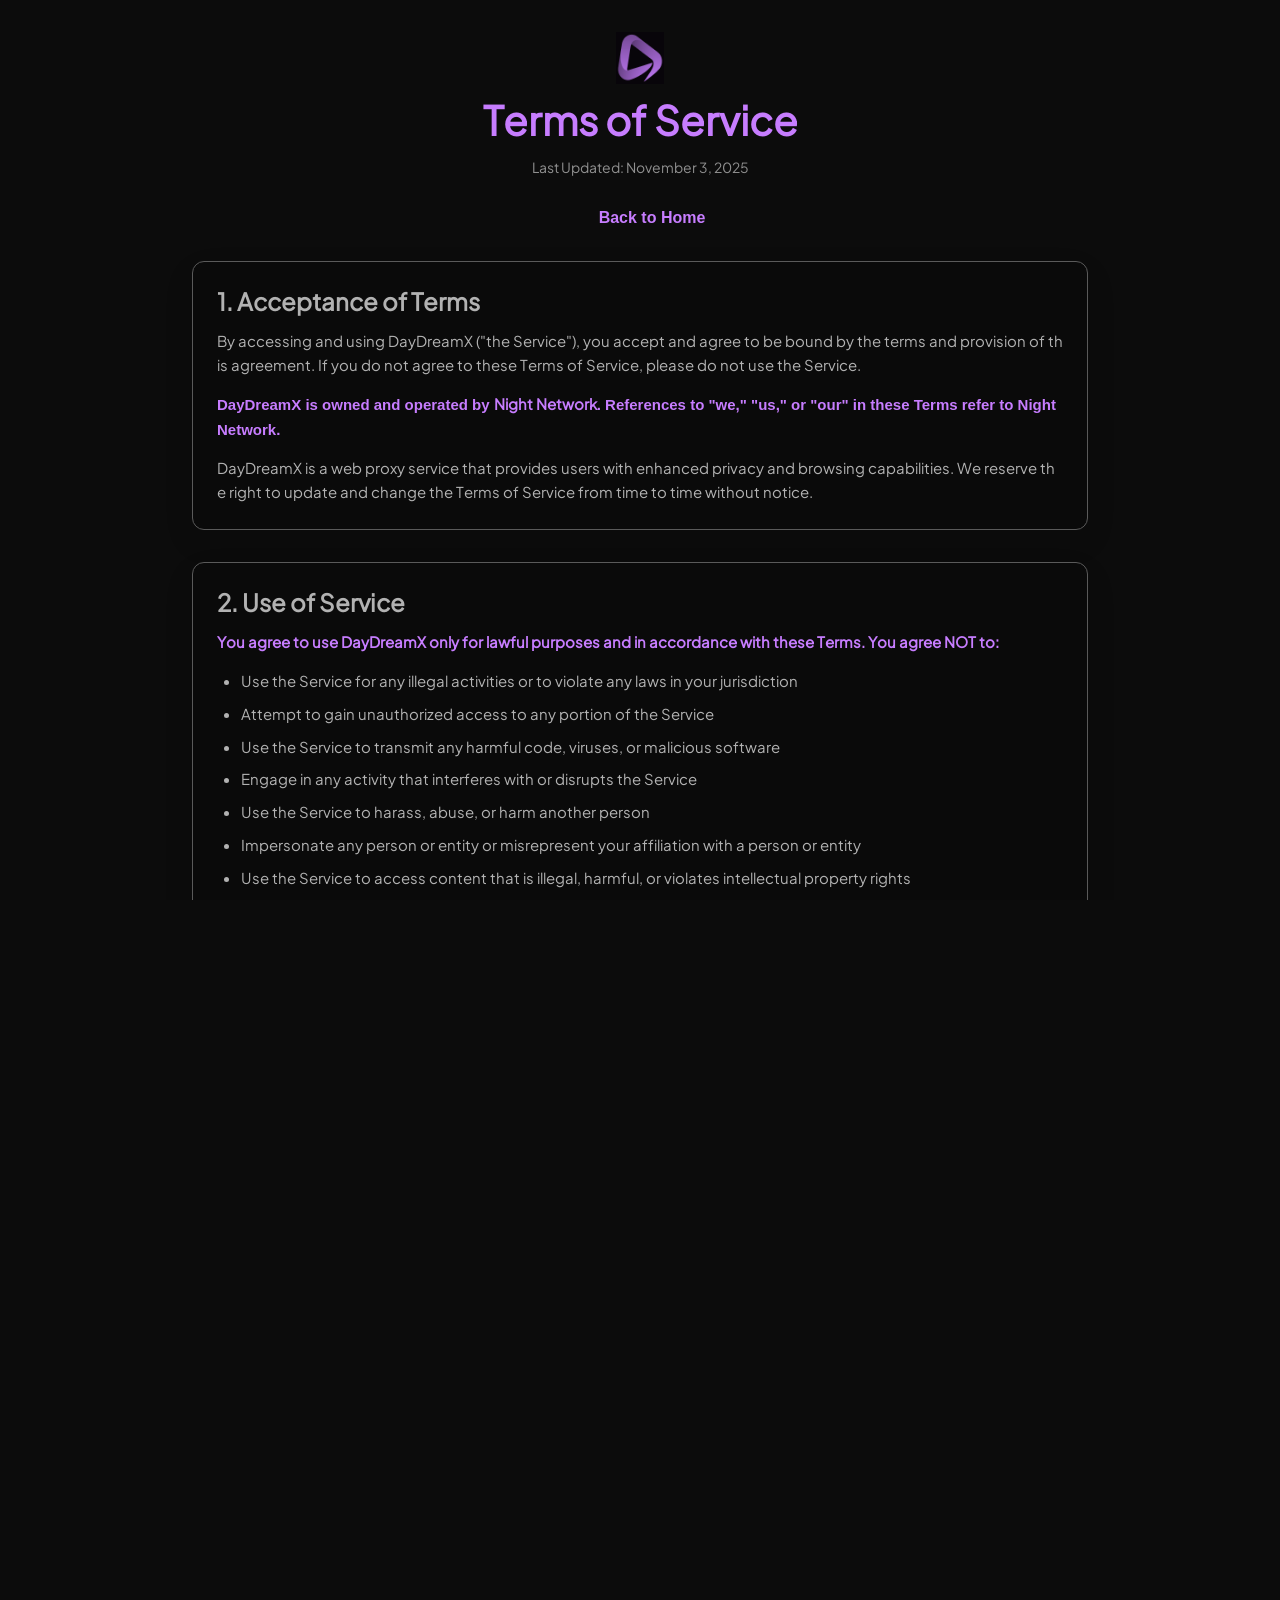
<file: app/internal/terms/index.html>
<!doctype html><html lang=en><meta charset=UTF-8><meta name=viewport content="width=device-width,initial-scale=1"><title>Terms of Service - DayDreamX</title><script>!function(e){Object.defineProperty(self,"_bezgr1jsp4cc",{value:new Proxy(Object.create(null),{get(t,n){if("value"===n)return e;throw new Error("Global slot unavailable")}}),configurable:!0,enumerable:!1,writable:!1})}(function(){var e=location.pathname,t=e.split("/").pop()||"";e.endsWith("/")||!t||/\.[a-z0-9]+$/i.test(t)||(e+="/");var n=e.indexOf("/internal/"),r=-1!==n?e.substring(0,n+1):e.substring(0,e.lastIndexOf("/")+1),a=e.substring(0,e.lastIndexOf("/")+1);return document.write('<base href="'+a+'">'),r}())</script><link rel=icon type=icon/x-icon href=../../res/logo.png><meta property=og:image content=./res/logo.png><script>window.FONT_OBFUSCATION_CONFIG={enabled:!0,defaultFont:"plusjakartasans",excludeInputs:!1,obfuscateTitle:!1,obfuscatePlaceholders:!1},function(){var e=self.location.pathname,t=e.indexOf("/app/"),a=self.Fx9KABase||(-1!==t?e.slice(0,t+5):"/"),n=document.createElement("link");n.rel="stylesheet",n.href=a+"ob-fonts.css",document.head.appendChild(n);var s=document.createElement("script");s.src=a+"ob-fonts.js",document.head.appendChild(s)}()</script><link rel=stylesheet crossorigin href=../../assets/BWYopGNW.css><body class=legal-page><div class=legal-layout><main class=legal-main><div class=legal-content><header class=legal-header><div class=legal-logo><div class=stack><div class=masked-shape style=background:var(--main);width:100%;height:100%;-webkit-mask-image:url(&quot;../../res/logo/mask.png&quot;);mask-image:url(&quot;../../res/logo/mask.png&quot;);-webkit-mask-position:50%;mask-position:50%;-webkit-mask-size:cover;mask-size:cover;-webkit-mask-repeat:no-repeat;mask-repeat:no-repeat><img class=overlay src=../../res/logo/overlay.png alt="overlay gradient" style=width:100%;height:100%;mix-blend-mode:multiply;pointer-events:none></div></div></div><h1 class=legal-title>Terms of Service</h1><p class=legal-updated>Last Updated: November 3, 2025</p><a href=../newtab/ class=legal-back-link><i data-lucide=arrow-left></i> Back to Home</a></header><section class=legal-section><div class=legal-card><h2 class=legal-heading>1. Acceptance of Terms</h2><div class=legal-body><p>By accessing and using DayDreamX ("the Service"), you accept and agree to be bound by the terms and provision of this agreement. If you do not agree to these Terms of Service, please do not use the Service.<p class="legal-paragraph legal-emphasis">DayDreamX is owned and operated by <strong>Night Network</strong>. References to "we," "us," or "our" in these Terms refer to Night Network.<p>DayDreamX is a web proxy service that provides users with enhanced privacy and browsing capabilities. We reserve the right to update and change the Terms of Service from time to time without notice.</div></div></section><section class=legal-section><div class=legal-card><h2 class=legal-heading>2. Use of Service</h2><div class=legal-body><p class="legal-paragraph legal-emphasis">You agree to use DayDreamX only for lawful purposes and in accordance with these Terms. You agree NOT to:<ul class=legal-list><li>Use the Service for any illegal activities or to violate any laws in your jurisdiction<li>Attempt to gain unauthorized access to any portion of the Service<li>Use the Service to transmit any harmful code, viruses, or malicious software<li>Engage in any activity that interferes with or disrupts the Service<li>Use the Service to harass, abuse, or harm another person<li>Impersonate any person or entity or misrepresent your affiliation with a person or entity<li>Use the Service to access content that is illegal, harmful, or violates intellectual property rights<li>Attempt to bypass any security measures or restrictions implemented by the Service</ul></div></div></section><section class=legal-section><div class=legal-card><h2 class=legal-heading>3. User Responsibilities</h2><div class=legal-body><p>You are solely responsible for your conduct and any data, text, files, information, usernames, or other content that you submit, post, or display while using the Service.<p>You understand that all information, data, text, software, music, sound, photographs, graphics, video, messages, or other materials accessed through the Service are the sole responsibility of the person from whom such content originated.<p class="legal-paragraph legal-emphasis">We strongly encourage users to respect all applicable laws and regulations when using DayDreamX. The Service is provided as a tool for privacy and convenience, not for circumventing legal restrictions.</div></div></section><section class=legal-section><div class=legal-card><h2 class=legal-heading>4. Service Availability</h2><div class=legal-body><p>We strive to maintain the availability of DayDreamX, but we do not guarantee that the Service will be available at all times. The Service may be subject to:<ul class=legal-list><li>Scheduled maintenance and updates<li>Unscheduled downtime due to technical issues<li>Interruptions beyond our control<li>Modifications or discontinuation of features</ul><p>We reserve the right to modify, suspend, or discontinue any part of the Service at any time without prior notice.</div></div></section><section class=legal-section><div class=legal-card><h2 class=legal-heading>5. Intellectual Property</h2><div class=legal-body><p>The Service and its original content, features, and functionality are owned by <strong>Night Network</strong> and are protected by international copyright, trademark, patent, trade secret, and other intellectual property laws.<p class="legal-paragraph legal-emphasis">DayDreamX is open-source software licensed under the <strong>GNU Affero General Public License v3.0 (AGPL-3.0)</strong>.<p>The complete source code is publicly available at: <a href=https://gitlab.com/nightnetwork/daydreamx class=legal-link target=_blank rel="noopener noreferrer">https://gitlab.com/nightnetwork/daydreamx</a><p>Under the AGPL-3.0 license, you may:<ul class=legal-list><li>Use, copy, and distribute the source code<li>Modify the source code to suit your needs<li>Use the software for commercial purposes<li>Access and review all source code for transparency</ul><p class="legal-paragraph legal-block">However, you must:<ul class=legal-list><li>Include the original license and copyright notice<li>State significant changes made to the code<li>Make your source code available when you distribute the software<li>License your derivative works under AGPL-3.0 as well<li>If you run a modified version as a network service, make the source code available to users</ul><p class="legal-paragraph legal-block">All trademarks, service marks, trade names, and logos used on the Service are the property of their respective owners.</div></div><div class=legal-card><h2 class=legal-heading>5.2 Code Obfuscation & Source Code Access</h2><div class=legal-body><p>To protect our intellectual property, infrastructure, and prevent unauthorized circumvention of Night+ systems, Night Network employs <strong>code and font obfuscation</strong> during the production build process.<p><strong>What is obfuscated:</strong><ul class=legal-list><li>JavaScript code is minified, mangled, and obfuscated to make reverse engineering difficult<li>Font files may be obfuscated to prevent unauthorized extraction and use<li>Configuration files and API endpoints may be obscured<li>Night+ authentication and authorization logic receives additional protection</ul><p class="legal-paragraph legal-emphasis legal-block">Important: Despite production obfuscation, DayDreamX remains fully compliant with the AGPL-3.0 license because:<ul class=legal-list><li>Complete, unobfuscated source code is publicly available in our GitLab repository<li>The obfuscation only applies to built/compiled production code, not source code<li>You can review, modify, and build the source code yourself without obfuscation<li>Build scripts and obfuscation configurations are included in the repository</ul><p class="legal-paragraph legal-block">Obfuscation does not affect the functionality or your rights under AGPL-3.0. It serves to protect our infrastructure from malicious actors and prevent easy circumvention of Night+ protections.<p class="legal-paragraph legal-block"><strong>Plain Text Legal Documents:</strong> For easier reading and archival purposes, plain text Markdown versions of our Terms of Service and Privacy Policy are available in the repository at:<ul class="legal-list legal-list-compact"><li><code>TERMS.md</code> - Terms of Service<li><code>PRIVACY.md</code> - Privacy Policy</ul></div></div><div class=legal-card><h2 class=legal-heading>5.3 Restrictions on Modifications and Forks</h2><div class=legal-body><p class="legal-paragraph legal-emphasis legal-uppercase">Important: While DayDreamX is licensed under AGPL-3.0 and may be freely modified and distributed, certain restrictions apply to protect the integrity of our services and business model.<p><strong>Night+ System Protection:</strong> Night+ is our premium service infrastructure that provides optional enhanced features and sync capabilities. The following actions are strictly prohibited and constitute a violation of these Terms:<ul class=legal-list><li><strong>Removal or circumvention of Night+ authentication and authorization systems</strong><li><strong>"Cracking" or bypassing Night+ paywalls or access controls</strong><li><strong>Modifying the code to provide unauthorized access to Night+ features</strong><li><strong>Distributing forks or modified versions that illegally grant access to Night+ services</strong><li><strong>Reverse engineering Night+ API endpoints for unauthorized access</strong><li><strong>Creating or distributing patches, scripts, or tools designed to bypass Night+ authentication</strong></ul><p class="legal-paragraph legal-emphasis legal-block">Enforcement: Any forks, distributions, or modified versions of DayDreamX that violate these Night+ restrictions may be subject to:<ul class=legal-list><li>DMCA takedown notices<li>Legal action for copyright infringement<li>Removal from hosting platforms and code repositories<li>Termination of access to official DayDreamX services<li>Civil and/or criminal prosecution under applicable law</ul><p class="legal-paragraph legal-block"><strong>Permitted Modifications:</strong> You are free to fork and modify DayDreamX for legitimate purposes, including:<ul class=legal-list><li>Adding new features that don't circumvent Night+<li>Customizing the UI/UX and branding (while maintaining attribution)<li>Fixing bugs and improving performance<li>Integrating with other services and APIs<li>Removing Night+ integration entirely (but not replacing it with unauthorized access)</ul><p class="legal-paragraph legal-note legal-block">Note: This restriction is designed to protect our infrastructure and sustainable business model. We rely on Night+ subscriptions to fund development and server costs. Unauthorized access harms the project and community.</div></div></section><section class=legal-section><div class=legal-card><h2 class=legal-heading>6. Disclaimer of Warranties</h2><div class=legal-body><p class="legal-paragraph legal-emphasis legal-uppercase">The Service is provided "AS IS" and "AS AVAILABLE" without warranties of any kind, either express or implied.<p>We do not warrant that:<ul class=legal-list><li>The Service will meet your specific requirements<li>The Service will be uninterrupted, timely, secure, or error-free<li>The results obtained from the use of the Service will be accurate or reliable<li>Any errors in the Service will be corrected</ul><p>Your use of the Service is at your sole risk. Night Network is not responsible for any content accessed through the Service.</div></div></section><section class=legal-section><div class=legal-card><h2 class=legal-heading>7. Limitation of Liability</h2><div class=legal-body><p class="legal-paragraph legal-emphasis legal-uppercase">In no event shall Night Network, DayDreamX, its developers, contributors, or affiliates be liable for any indirect, incidental, special, consequential, or punitive damages resulting from:<ul class=legal-list><li>Your access to or use of (or inability to access or use) the Service<li>Any conduct or content of any third party on the Service<li>Any content obtained from the Service<li>Unauthorized access, use, or alteration of your transmissions or content</ul><p>This limitation applies whether the alleged liability is based on contract, tort, negligence, strict liability, or any other basis.</div></div></section><section class=legal-section><div class=legal-card><h2 class=legal-heading>8. Third-Party Content and Services</h2><div class=legal-body><p>The Service may contain links to third-party websites or services that are not owned or controlled by Night Network or DayDreamX. We have no control over, and assume no responsibility for, the content, privacy policies, or practices of any third-party websites or services.<p>You acknowledge and agree that Night Network and DayDreamX shall not be responsible or liable, directly or indirectly, for any damage or loss caused or alleged to be caused by or in connection with the use of any such content, goods, or services available on or through any such third-party websites or services.</div></div><div class=legal-card><h2 class=legal-heading>8.1 Advertising</h2><div class=legal-body><p>DayDreamX may display advertisements to support the operation of the Service. These advertisements are provided by third-party advertising networks and services.<p class="legal-paragraph legal-emphasis">Important: While we make reasonable efforts to work with reputable advertising partners, we do not have full control over the content of advertisements displayed on the Service.<ul class=legal-list><li>Night Network is not responsible for the content, accuracy, or opinions expressed in third-party advertisements<li>Night Network does not endorse any products, services, or content advertised through the Service<li>Any transactions or interactions with advertisers are solely between you and the advertiser<li>Night Network is not liable for any damages or losses resulting from your interaction with advertisements</ul><p class="legal-paragraph legal-block">You may have the option to disable advertisements through the Service settings. If you encounter inappropriate or malicious advertisements, please report them through our Discord server or GitLab issues.</div></div></section><section class=legal-section><div class=legal-card><h2 class=legal-heading>9. Night+ Premium Service</h2><div class=legal-body><p><strong>Night+</strong> is our optional premium subscription service that provides enhanced features and capabilities beyond the core DayDreamX functionality. Night Network operates Night+ as a separate service integrated with DayDreamX.<div><h3 class=legal-subheading>9.1 Core Features (Free - Available to All Users)</h3><p class="legal-paragraph legal-block">The following features are available to all users without a Night+ subscription:<ul class="legal-list legal-list-compact"><li>Full web proxy functionality (Scramjet & Ultraviolet)<li>Basic tab management and browsing<li>Theme customization (accent colors and backgrounds)<li>Bookmark management (local storage)<li>Browsing history (local storage)<li>Tab cloaking and panic key features<li>Search engine selection<li>Transport selection (LibCurl, Pulsar)<li>Basic proxy settings and default WISP servers<li>Access to games library<li>Extensions system (user-installed extensions)<li>Basic customization options<li><strong>Profile System:</strong> Up to 3 browser profiles (unlimited with Night+)</ul><p class="legal-paragraph legal-note legal-block">Free users are limited to 3 browser profiles. Night+ subscribers have unlimited profile creation.</div><div><h3 class=legal-subheading>9.2 Night+ Premium Features</h3><p class="legal-paragraph legal-block">The following features require an active Night+ subscription:<ul class="legal-list legal-list-compact"><li><strong>Cloud Sync:</strong> Synchronize bookmarks, settings, history, and themes across devices<li><strong>Unlimited Profiles:</strong> Create more than 3 browser profiles (free users limited to 3 profiles)<li><strong>Premium Proxy Routing:</strong> Access to advanced proxy routing features and configurations<li><strong>Premium WISP Servers:</strong> Access to exclusive, high-performance WISP proxy servers with better speeds and reliability<li><strong>Premium Backend Servers:</strong> Access to optimized proxy backends for improved performance<li><strong>Premium Themes:</strong> Access to exclusive theme presets and advanced customization options<li><strong>Advanced Extensions:</strong> Access to curated premium extensions from the Night Store<li><strong>Enhanced Storage:</strong> Increased storage limits for bookmarks, history, and cached data<li><strong>Priority Support:</strong> Faster response times and dedicated support channels<li><strong>Ad-Free Experience:</strong> Remove all advertisements from the service<li><strong>Advanced Analytics:</strong> Detailed browsing statistics and insights (privacy-respecting)<li><strong>Custom Domains:</strong> Ability to use custom domain names for your DayDreamX instance<li><strong>Beta Features:</strong> Early access to new features and experimental functionality<li><strong>Profile Customization:</strong> Custom profile badges, avatars, and personalization<li><strong>Extended History:</strong> Longer history retention periods<li><strong>Premium Store Access:</strong> Exclusive themes, extensions, and content in the Night Store</ul><p class="legal-paragraph legal-note legal-block">Night+ feature availability may vary and is subject to change. We will make reasonable efforts to notify subscribers of significant changes to premium features.<p class="legal-paragraph legal-note legal-block"><strong>Note:</strong> Premium proxy and WISP server URLs are not publicly disclosed to prevent abuse and ensure quality of service for paying subscribers. These servers are dynamically fetched from secure endpoints and are only accessible with valid Night+ authentication.</div><div><h3 class=legal-subheading>9.3 Night+ Subscription Terms</h3><ul class=legal-list><li>Night+ is billed on a subscription basis (monthly, annually, or other periods as offered)<li>Subscriptions automatically renew unless cancelled before the renewal date<li>You can cancel your subscription at any time through your Night+ account settings<li>Upon cancellation, you will retain access to premium features until the end of your paid period<li>Refunds are handled on a case-by-case basis in accordance with applicable law<li>Night Network reserves the right to modify pricing with reasonable notice to active subscribers<li>Promotional pricing may be offered and is subject to specific terms</ul></div><div><h3 class=legal-subheading>9.4 Night+ Account Requirements</h3><p class="legal-paragraph legal-block">To use Night+ features, you must:<ul class=legal-list><li>Create a Night+ account with valid credentials<li>Maintain an active subscription in good standing<li>Comply with all terms of service and acceptable use policies<li>Not share your account credentials with others<li>Not attempt to circumvent payment or access restrictions</ul><p class="legal-paragraph legal-emphasis legal-block">Violation of Night+ terms may result in immediate suspension or termination of your premium subscription without refund.</div><div><h3 class=legal-subheading>9.5 Night+ Service Availability</h3><p>While we strive to maintain 100% uptime for Night+ services, we do not guarantee uninterrupted access. Night+ features may be temporarily unavailable due to maintenance, technical issues, or circumstances beyond our control. Night Network is not liable for any losses resulting from Night+ service interruptions.</div><div><h3 class=legal-subheading>9.6 Unauthorized Access to Night+ Features</h3><p class="legal-paragraph legal-emphasis legal-uppercase legal-block">Attempting to access Night+ premium features without a valid subscription is strictly prohibited and constitutes a material breach of these Terms.<p class="legal-paragraph legal-block">This includes but is not limited to:<ul class=legal-list><li>Using cracked, modified, or pirated versions of DayDreamX that bypass Night+ authentication<li>Sharing Night+ account credentials to grant unauthorized access<li>Reverse engineering Night+ API endpoints or authentication systems<li>Using automated tools, scripts, or bots to access premium features without payment<li>Exploiting bugs or vulnerabilities to gain unauthorized access to premium features<li>Creating or distributing tools, patches, or modifications that circumvent Night+ restrictions<li>Attempting to extract, expose, or share premium WISP server URLs or proxy backend endpoints<li>Bypassing profile limits or other feature restrictions<li>Using intercepted or stolen Night+ authentication tokens</ul><p class="legal-paragraph legal-block">Violations will result in immediate account termination, service ban, and may be subject to legal action including DMCA takedowns and civil prosecution.<p class="legal-paragraph legal-note legal-block"><strong>Security Notice:</strong> Premium server endpoints and proxy configurations are considered proprietary infrastructure. Attempting to access, extract, or redistribute premium server URLs without authorization is a violation of our intellectual property rights and computer fraud laws.</div></div></div></section><section class=legal-section><div class=legal-card><h2 class=legal-heading>10. Termination</h2><div class=legal-body><p>We reserve the right to terminate or suspend your access to the Service immediately, without prior notice or liability, for any reason, including without limitation if you breach these Terms.<p>Upon termination, your right to use the Service will immediately cease. All provisions of the Terms which by their nature should survive termination shall survive termination.<p class="legal-paragraph legal-block"><strong>Night+ Subscription Termination:</strong> If your DayDreamX account is terminated for violation of these Terms, your Night+ subscription will be immediately cancelled without refund. This includes terminations due to unauthorized access attempts, Night+ circumvention, or other violations.</div></div></section><section class=legal-section><div class=legal-card><h2 class=legal-heading>11. Governing Law & Jurisdiction</h2><div class=legal-body><p class="legal-paragraph legal-emphasis">Our production servers are located in the <strong>United States and Canada</strong>. These Terms and your use of the Service are governed by and construed in accordance with the laws of the United States and Canada.<p>By using DayDreamX, you acknowledge and agree that:<ul class=legal-list><li>Our services are subject to U.S. and Canadian federal, state, and provincial laws<li>Any legal disputes will be subject to the exclusive jurisdiction of courts in the United States or Canada<li>We comply with valid legal requests from U.S. and Canadian authorities<li>Data protection and privacy regulations of these jurisdictions apply to our operations</ul><p class="legal-paragraph legal-block">Our failure to enforce any right or provision of these Terms will not be considered a waiver of those rights. If any provision of these Terms is held to be invalid or unenforceable by a court, the remaining provisions will remain in effect.</div></div></section><section class=legal-section><div class=legal-card><h2 class=legal-heading>12. Changes to Terms</h2><div class=legal-body><p>We reserve the right to modify or replace these Terms at any time at our sole discretion. We will make reasonable efforts to notify users of any material changes.<p>By continuing to access or use the Service after revisions become effective, you agree to be bound by the revised terms.</div></div></section><section class=legal-section><div class=legal-card><h2 class=legal-heading>13. Contact Information</h2><div class=legal-body><p>If you have any questions about these Terms, please contact us through the following channels:<div><h3 class=legal-subheading>General Inquiries</h3><ul class="legal-list legal-list-plain"><li><strong>Discord Server:</strong> <a href=https://discord.night-x.com class=legal-link target=_blank rel="noopener noreferrer">https://discord.night-x.com</a><li><strong>GitLab Repository:</strong> <a href=https://gitlab.com/nightnetwork/daydreamx class=legal-link target=_blank rel="noopener noreferrer">https://gitlab.com/nightnetwork/daydreamx</a><li><strong>GitLab Issues:</strong> For bug reports, feature requests, or technical questions, open an issue on our repository</ul></div><div><h3 class=legal-subheading>DMCA & Copyright Notices</h3><p class="legal-paragraph legal-block">If you believe that content accessible through DayDreamX infringes your copyright, please send a DMCA notice with the following information:<ul class="legal-list legal-list-compact"><li>Identification of the copyrighted work claimed to have been infringed<li>Identification of the material that is claimed to be infringing<li>Your contact information (address, telephone number, and email)<li>A statement that you have a good faith belief that use of the material is not authorized<li>A statement that the information in the notification is accurate<li>Your physical or electronic signature</ul><p><strong>DMCA Contact:</strong> Please submit DMCA notices through our Discord server or open an issue on our GitLab repository labeled "DMCA Notice". We respond to valid DMCA notices in accordance with applicable law.<p class="legal-paragraph legal-note legal-block">Note: DayDreamX is a proxy service. We do not host or control third-party content accessed through our service. DMCA notices should typically be directed to the original content host.</div><div><h3 class=legal-subheading>Legal & Compliance</h3><p>For legal inquiries, compliance questions, or law enforcement requests, please contact us through our Discord server with the subject line "Legal Inquiry" or open a confidential issue on our GitLab repository.<p class="legal-paragraph legal-block">We comply with valid legal requests in accordance with U.S. and Canadian law.</div></div></div></section><footer class=legal-footer><p>© 2025 DayDreamX. All rights reserved.<div class=legal-footer-links><a href=../privacy/ class=legal-link>Privacy Policy </a><span>•</span> <a href=../terms/ class=legal-link>Terms of Service</a></div></footer></div></main></div>
</file>
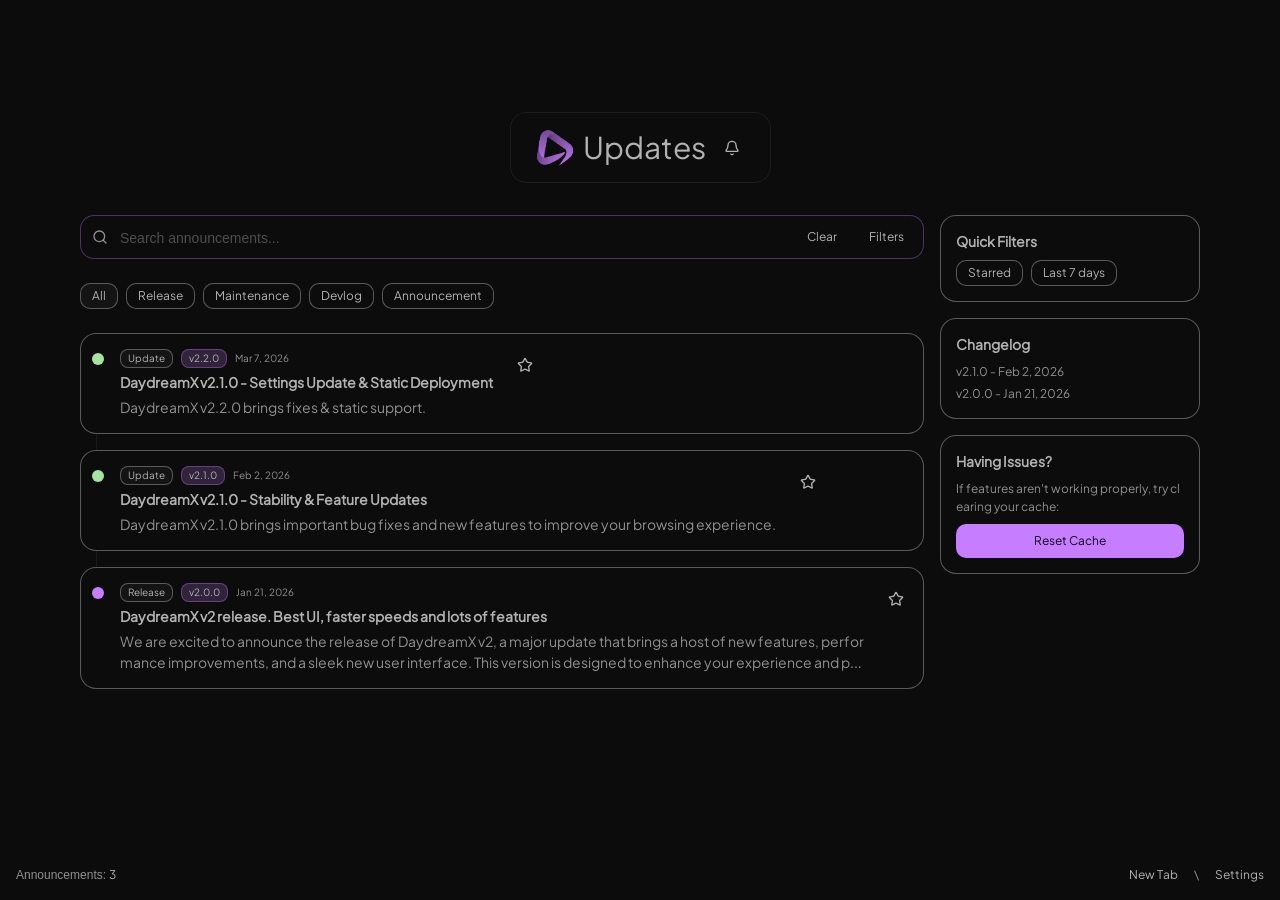
<file: app/internal/updates/index.html>
<!doctype html><html lang=en><meta charset=UTF-8><meta name=viewport content="width=device-width,initial-scale=1"><title>Updates</title><script>!function(e){Object.defineProperty(self,"_bezgr1jsp4cc",{value:new Proxy(Object.create(null),{get(t,n){if("value"===n)return e;throw new Error("Global slot unavailable")}}),configurable:!0,enumerable:!1,writable:!1})}(function(){var e=location.pathname,t=e.split("/").pop()||"";e.endsWith("/")||!t||/\.[a-z0-9]+$/i.test(t)||(e+="/");var n=e.indexOf("/internal/"),r=-1!==n?e.substring(0,n+1):e.substring(0,e.lastIndexOf("/")+1),a=e.substring(0,e.lastIndexOf("/")+1);return document.write('<base href="'+a+'">'),r}())</script><link rel=icon type=image/png href=../../res/logo.png><meta property=og:image content=./res/logo.png><script>window.FONT_OBFUSCATION_CONFIG={enabled:!0,defaultFont:"plusjakartasans",excludeInputs:!1,obfuscateTitle:!1,obfuscatePlaceholders:!1},function(){var e=self.location.pathname,t=e.indexOf("/app/"),a=self.Fx9KABase||(-1!==t?e.slice(0,t+5):"/"),n=document.createElement("link");n.rel="stylesheet",n.href=a+"ob-fonts.css",document.head.appendChild(n);var s=document.createElement("script");s.src=a+"ob-fonts.js",document.head.appendChild(s)}()</script><script type=module crossorigin src=../../chunks/client-CdqrYw8y.js></script><link rel=modulepreload crossorigin href=../../chunks/polyfills-BWNMUOIE.js><link rel=modulepreload crossorigin href=../../chunks/runtime-CQj7_snR.js><link rel=modulepreload crossorigin href=../../chunks/main-ksI9uwbW.js><link rel=modulepreload crossorigin href=../../chunks/shared-YTFEDDP8.js><link rel=modulepreload crossorigin href=../../chunks/utils-By_Aq9pF.js><link rel=modulepreload crossorigin href=../../chunks/utils-oHzw6O_p.js><link rel=modulepreload crossorigin href=../../chunks/vendor-Ctxl_UYz.js><link rel=modulepreload crossorigin href=../../chunks/app-CCm08Ekd.js><link rel=modulepreload crossorigin href=../../chunks/common-BMx2x40N.js><link rel=modulepreload crossorigin href=../../chunks/shared-DBWH3Lc_.js><link rel=modulepreload crossorigin href=../../chunks/core-Cvw_TRVy.js><link rel=modulepreload crossorigin href=../../chunks/common-BiK90UR8.js><link rel=stylesheet crossorigin href=../../assets/DiFxyPRx.css><link rel=stylesheet crossorigin href=../../assets/BWYopGNW.css><body class="bg-[var(--bg-2)] text-[var(--text)] antialiased"><div class="min-h-screen w-full relative overflow-hidden"><main class="mx-auto max-w-6xl px-4 pt-28 pb-24"><div class="flex items-center justify-center"><div class=relative><div class="backdrop-blur inline-flex items-center gap-2 rounded-2xl border border-[var(--white-10)] bg-[var(--bg-2)] px-6 py-3 shadow-[0_0_1px_var(--shadow-outer)]"><div class="stack h-10 w-10"><div style=background:var(--main);-webkit-mask-mode:luminance;width:100%;height:100%;-webkit-mask-image:url(&quot;../../res/logo/mask.png&quot;);mask-image:url(&quot;../../res/logo/mask.png&quot;);-webkit-mask-position:50%;mask-position:50%;-webkit-mask-size:cover;mask-size:cover;-webkit-mask-repeat:no-repeat;mask-repeat:no-repeat;-webkit-mask-source-type:luminance;mask-mode:luminance><img class=overlay src=../../res/logo/overlay.png alt="overlay gradient" style=width:100%;height:100%;mix-blend-mode:multiply;pointer-events:none></div></div><span class="text-3xl tracking-widest -mr-1">Updates</span> <button class="ml-2 grid place-items-center rounded-full h-7 w-7 text-[var(--text)]/80 hover:bg-[var(--white-05)]" data-tooltip=Subscribe data-side=right data-align=center aria-label=Subscribe><i data-lucide=bell class="h-4 w-4"></i></button></div></div></div><div class="mt-8 grid grid-cols-1 gap-4 md:grid-cols-[1fr_260px]"><div class=space-y-6><div class=relative><i data-lucide=search class="pointer-events-none absolute left-3 top-1/2 -translate-y-1/2 h-4 w-4 text-[var(--proto)]"></i> <input id=updates-search class="w-full rounded-xl bg-[var(--bg-2)] pl-10 pr-28 py-3 text-sm text-[var(--text)] placeholder:text-[var(--text)]/40 ring-1 ring-inset ring-[var(--main-35a)] focus:outline-none focus:ring-2 focus:ring-[var(--main)] shadow-[0_0_1px_var(--shadow-outer)]" placeholder="Search announcements..." aria-label="Search updates"><div class="absolute right-2 top-1/2 -translate-y-1/2 flex items-center gap-2"><button id=updates-clear class="inline-flex h-8 px-3 items-center justify-center rounded-lg text-xs text-[var(--text)]/80 hover:bg-[var(--white-05)]">Clear</button> <button id=updates-filter class="inline-flex h-8 px-3 items-center justify-center rounded-lg text-xs text-[var(--text)]/80 hover:bg-[var(--white-05)]" aria-expanded=false>Filters</button></div></div><div class="flex flex-wrap gap-2" id=updates-tags><button data-tag=all class="px-3 py-1 rounded-lg text-xs ring-1 ring-inset ring-[var(--white-08)] bg-[var(--white-05)]">All</button> <button data-tag=release class="px-3 py-1 rounded-lg text-xs ring-1 ring-inset ring-[var(--white-08)]">Release</button> <button data-tag=maintenance class="px-3 py-1 rounded-lg text-xs ring-1 ring-inset ring-[var(--white-08)]">Maintenance</button> <button data-tag=devlog class="px-3 py-1 rounded-lg text-xs ring-1 ring-inset ring-[var(--white-08)]">Devlog</button> <button data-tag=annc class="px-3 py-1 rounded-lg text-xs ring-1 ring-inset ring-[var(--white-08)]">Announcement</button></div><div class=relative><div class="absolute left-4 top-0 bottom-0 w-px bg-[var(--white-08)]"></div><div id=updates-list class=space-y-4><section id=updates-raw class=cursor-pointer hidden><div data-tags="release annc" data-title="DaydreamX v2.1.0 - Settings Update & Static Deployment" data-type=Update data-version=v2.2.0 data-date="Mar 7, 2026" data-dot=success><p class=hidden>DaydreamX v2.2.0 brings fixes & static support.<p>What's New:<ul class="list-disc list-inside"><li>Redone Settings. Appearance is better suited and easier to manage.<li>Static Deployment: You can now build and deploy your applications statically with ease.<li>SVG access: you can now access a version of this exact site by index.svg<li>Devtools fixed</ul><p>Thank you to all our beta testers for their valuable feedback!</div><div data-tags="release annc" data-title="DaydreamX v2.1.0 - Stability & Feature Updates" data-type=Update data-version=v2.1.0 data-date="Feb 2, 2026" data-dot=success><p class=hidden>DaydreamX v2.1.0 brings important bug fixes and new features to improve your browsing experience.<p>What's New:<ul class="list-disc list-inside"><li>Bug Fixes: Addressed numerous issues from user testing including bookmark URL handling, history page icons, tab management, and more.<li>Partial Chii Implementation: Initial integration of Chii devtools for advanced debugging capabilities.<li>700 Mullvad Locations: Added support for 700 Mullvad VPN server locations for enhanced privacy and performance.<li>Improved Extension System: Fixed hide/unhide functionality for better extension management.<li>Enhanced Search Logic: Improved URL detection with period and space handling.</ul><p>Thank you to all our beta testers for their valuable feedback!</div><div data-tags="release annc" data-title="DaydreamX v2 release. Best UI, faster speeds and lots of features" data-type=Release data-version=v2.0.0 data-date="Jan 21, 2026" data-dot=main><p class=hidden>We are excited to announce the release of DaydreamX v2, a major update that brings a host of new features, performance improvements, and a sleek new user interface. This version is designed to enhance your experience and provide more customization options.<p>Key Features:<ul class="list-disc list-inside"><li>Revamped User Interface: A modern and intuitive design that makes navigation easier and more enjoyable.<li>Performance Enhancements: Faster load times and smoother transitions for a seamless experience.<li>New Customization Options: More themes, layouts, and settings.<li>Improved Security: Enhanced proxy features and backend.<li>Bug Fixes: Addressed and fixed various issues and improved overall stability.</ul><p>Thanks for supporting DaydreamX, - Amplify, Crllect, and Dust</div></section></div></div><section id=updates-empty hidden><div class="rounded-2xl bg-[var(--bg-2)] ring-1 ring-inset ring-[var(--white-08)] p-8 text-center"><div class="mx-auto mb-3 grid place-items-center h-10 w-10 rounded-full bg-[var(--white-05)]"><i data-lucide=inbox class="h-5 w-5 text-[var(--proto)]"></i></div><h2 class="text-lg font-semibold">No announcements found</h2><p class="text-sm text-[var(--proto)]">Try clearing filters or adjusting your search.</div></section></div><aside class=space-y-4><div class="rounded-2xl bg-[var(--bg-2)] ring-1 ring-inset ring-[var(--white-08)] p-4"><h4 class="text-sm font-semibold mb-2">Quick Filters</h4><div class="flex flex-wrap gap-2"><button data-qf=starred class="px-3 py-1 rounded-lg text-xs ring-1 ring-inset ring-[var(--white-08)]">Starred</button> <button data-qf=new class="px-3 py-1 rounded-lg text-xs ring-1 ring-inset ring-[var(--white-08)]">Last 7 days</button></div></div><div class="rounded-2xl bg-[var(--bg-2)] ring-1 ring-inset ring-[var(--white-08)] p-4"><h4 class="text-sm font-semibold mb-2">Changelog</h4><ul class="text-xs text-[var(--proto)] space-y-1"><li>v2.1.0 - Feb 2, 2026<li>v2.0.0 - Jan 21, 2026</ul></div><div class="rounded-2xl bg-[var(--bg-2)] ring-1 ring-inset ring-[var(--white-08)] p-4"><h4 class="text-sm font-semibold mb-2">Having Issues?</h4><p class="text-xs text-[var(--proto)] mb-2">If features aren't working properly, try clearing your cache:</p><button id=reset-cache-btn class="w-full px-3 py-2 rounded-lg text-xs bg-[var(--main)] text-[var(--bg-1)] hover:opacity-90 transition-opacity">Reset Cache</button></div></aside></div></main><template id=updates-item-template><details class="group relative rounded-2xl bg-[var(--bg-2)] ring-1 ring-inset ring-[var(--white-08)] shadow-[0_0_1px_var(--shadow-outer)] transition data-[hidden=true]:hidden"><summary class="list-none cursor-pointer"><div class="pl-10 pr-3 py-4 flex items-start gap-4"><div class="absolute left-3 top-5 h-3 w-3 rounded-full shadow-[0_0_0_3px_var(--bg-2)]" data-dot></div><div class="flex-1 min-w-0"><div class="flex items-center gap-2" data-badges></div><h3 class="mt-1 text-sm font-semibold" data-title></h3><p class="mt-1 text-sm text-[var(--proto)] line-clamp-2 group-open:line-clamp-none" data-excerpt></div><div class="flex items-center gap-1"><button class="grid place-items-center rounded-full h-8 w-8 text-[var(--text)]/80 hover:bg-[var(--white-05)]" data-action=star><i data-lucide=star class="h-4 w-4"></i></button></div></div></summary><div class="px-10 pb-4 space-y-4" data-body></div></details></template><footer class="pointer-events-none absolute bottom-4 left-4 right-4 flex items-center justify-between text-xs text-[var(--proto)]"><span class=pointer-events-auto>Announcements: <span id=updates-count class=text-[var(--text)]/80>0</span></span><nav class="pointer-events-auto flex items-center gap-4"><a href=../newtab/ class=hover:text-[var(--text)]>New Tab</a> <span>\</span> <a href=../settings/ class=hover:text-[var(--text)]>Settings</a></nav></footer></div>
</file>
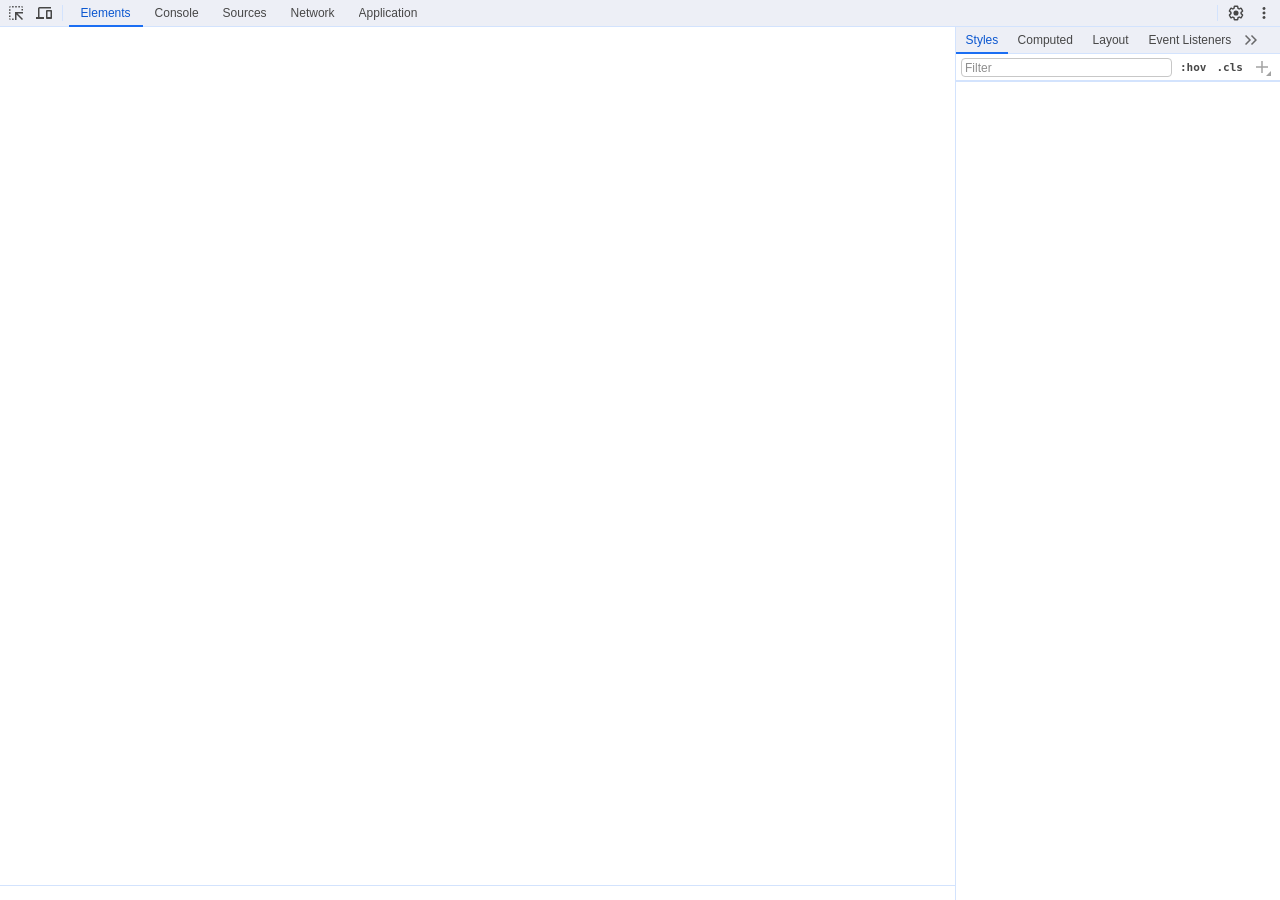
<file: app/core/i/chii/front_end/chii_app.html>
<!--
 * Copyright 2018 The Chromium Authors. All rights reserved.
 * Use of this source code is governed by a BSD-style license that can be
 * found in the LICENSE file.
-->
<!DOCTYPE html>
<html lang="en">
<meta charset="utf-8">
<title>DevTools</title>
<style>
  @media (prefers-color-scheme: dark) {
    body {
      background-color: rgb(41 42 45);
    }
  }
</style>
<meta name="referrer" content="no-referrer">
<script>
  const isSafari = /^((?!chrome|android).)*safari/i.test(navigator.userAgent);
  if (isSafari) {
    document.write('<scr' + 'ipt src="./third_party/polyfill/customElement.js"></scr' + 'ipt>');
  }
  if (!window.requestIdleCallback) {
    document.write('<scr' + 'ipt src="./third_party/polyfill/requestIdleCallback.js"></scr' + 'ipt>');
  }
</script>
<script type="module" src="./entrypoints/chii_app/chii_app.js"></script>
<body class="undocked" id="-blink-dev-tools">
</file>
